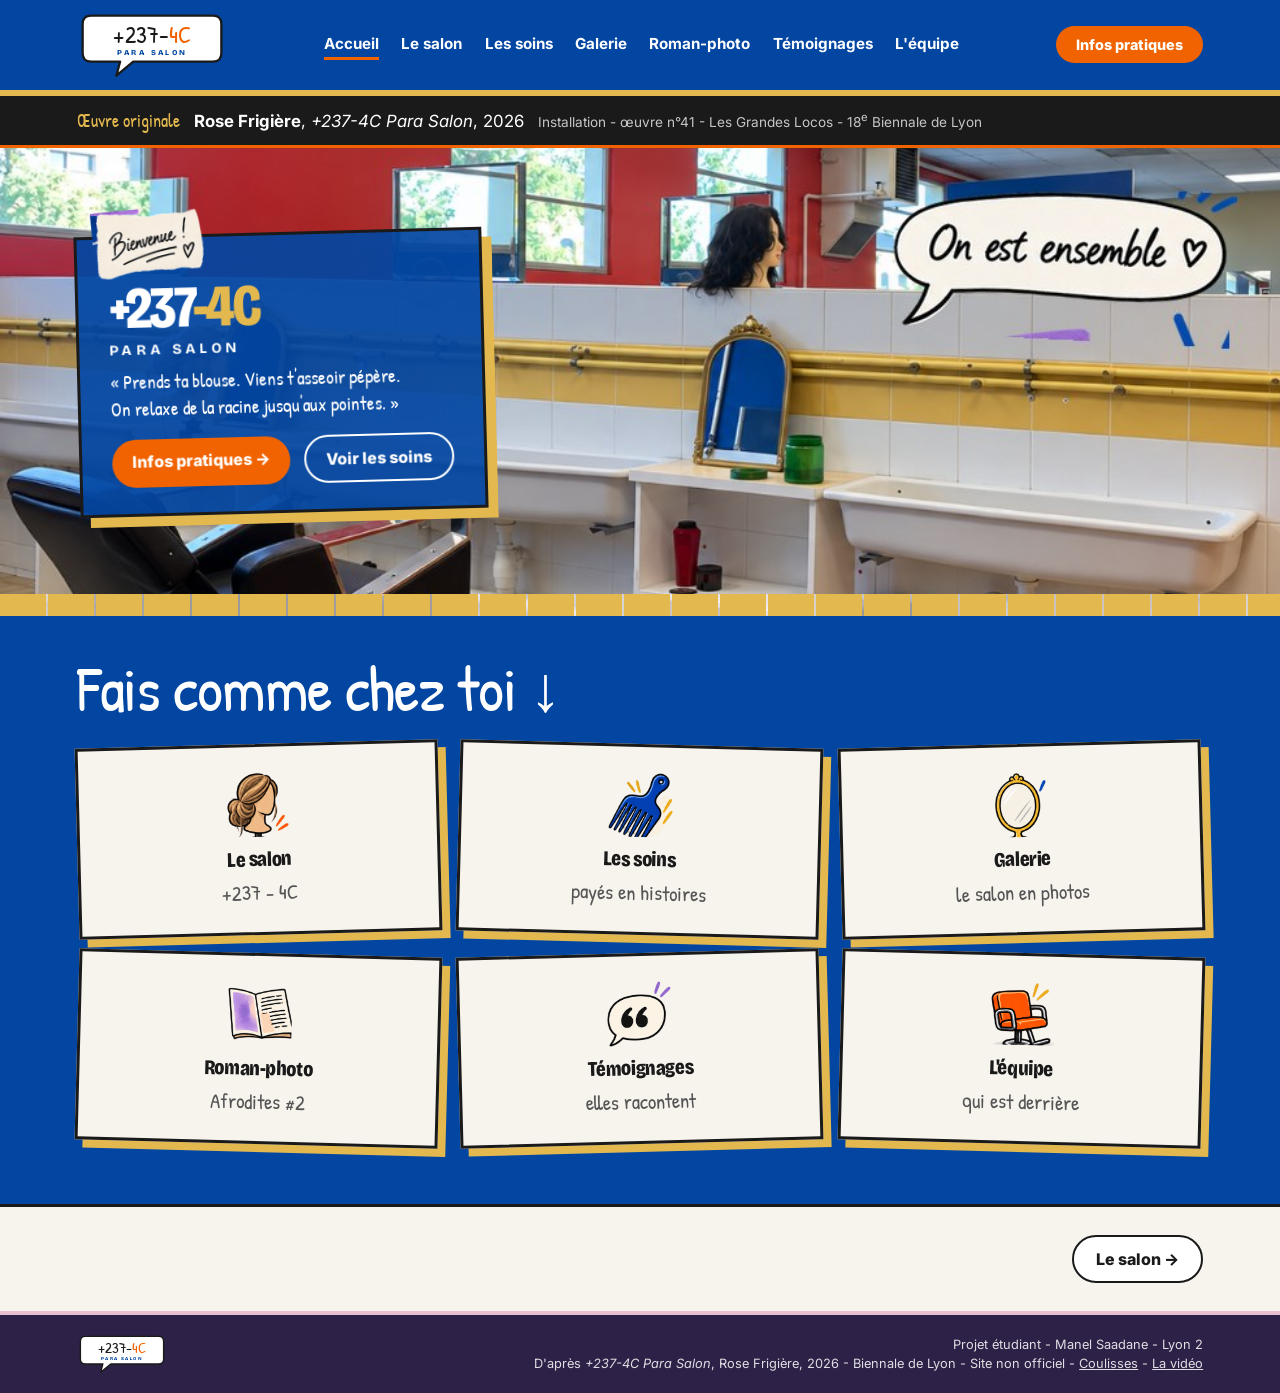
<file: index.html>
<!DOCTYPE html>
<html lang="fr">
<head>
  <meta charset="UTF-8">
  <meta name="viewport" content="width=device-width, initial-scale=1.0">
  <title>Accueil - +237-4C Para Salon</title>

  <!-- Les 3 polices Google Fonts -->
  <link rel="preconnect" href="https://fonts.googleapis.com">
  <link rel="preconnect" href="https://fonts.gstatic.com" crossorigin>
  <link href="https://fonts.googleapis.com/css2?family=Bricolage+Grotesque:opsz,wdth,wght@12..96,75..100,400..800&family=Inter:wght@400;500;600;700;800&family=Patrick+Hand&display=swap" rel="stylesheet">

  <!-- La même feuille de style pour toutes les pages -->
  <link rel="stylesheet" href="style.css">
</head>
<body>

<!-- ========== EN-TÊTE (identique sur toutes les pages) ========== -->
<header class="entete">
  <a href="index.html" class="logo">
    <!-- Logo écrit en SVG (et pas dans une <img>) pour utiliser les polices Google Fonts -->
    <svg viewBox="0 0 320 150" role="img" aria-label="Logo +237-4C Para Salon">
      <path d="M30 12 H290 Q308 12 308 30 V92 Q308 110 290 110 H120 L84 140 L92 110 H30 Q12 110 12 92 V30 Q12 12 30 12 Z"
            fill="#ffffff" stroke="#1A1A1A" stroke-width="5" stroke-linejoin="round"/>
      <text x="160" y="70" text-anchor="middle" font-family="'Patrick Hand', cursive" font-size="52" fill="#1A1A1A">+237-<tspan fill="#F16301">4C</tspan></text>
      <text x="160" y="96" text-anchor="middle" font-family="'Bricolage Grotesque', sans-serif" font-weight="800" font-size="16" letter-spacing="5" fill="#0246A2">PARA SALON</text>
    </svg>
  </a>
  <nav class="menu">
    <a href="index.html" class="actif" aria-current="page">Accueil</a>
    <a href="salon.html">Le salon</a>
    <a href="carte.html">Les soins</a>
    <a href="galerie.html">Galerie</a>
    <a href="attente.html">Roman-photo</a>
    <a href="avis.html">Témoignages</a>
    <a href="equipe.html">L'équipe</a>
  </nav>
  <a class="btn primary btn-rdv" href="rdv.html">Infos pratiques</a>
</header>
<p class="credit-haut"><span class="credit-label">Œuvre originale</span> <span class="credit-oeuvre"><strong>Rose Frigière</strong>, <em>+237-4C Para Salon</em>, 2026</span> <span class="credit-lieu">Installation - œuvre n°41 - Les Grandes Locos - 18<sup>e</sup> Biennale de Lyon</span></p>

<main>

  <!-- Le grand bandeau : la photo du salon, avec le texte posé dessus -->
  <section class="hero hero-double">
    <img class="hero-fond" src="images/accueil-salon.jpg" alt="Le salon : fauteuil, lavabos, carrelage jaune, mur rouge et miroirs dorés">
    <div class="hero-copy">
      <img class="sticker-bienvenue" src="images/stickers/bienvenue.png" alt="Bienvenue !">
      <h1>+237<span>-4C</span></h1>
      <div class="sub">PARA SALON</div>
      <p class="welcome">« Prends ta blouse. Viens t'asseoir pépère.<br>On relaxe de la racine jusqu'aux pointes. »</p>
      <div class="cta">
        <a class="btn primary" href="rdv.html">Infos pratiques →</a>
        <a class="btn secondary" href="carte.html">Voir les soins</a>
      </div>
    </div>
  </section>

  <!-- Les espaces du salon : des petits papiers punaisés -->
  <section class="espaces">
    <div class="container">
      <h2 class="titre-main">Fais comme chez toi ↓</h2>
      <div class="espaces-grid">
        <a class="espace" href="salon.html"><img src="images/icones/mannequin.png" alt=""><h3>Le salon</h3><span>+237 - 4C</span></a>
        <a class="espace" href="carte.html"><img src="images/icones/peigne-afro.png" alt=""><h3>Les soins</h3><span>payés en histoires</span></a>
        <a class="espace" href="galerie.html"><img src="images/icones/miroir.png" alt=""><h3>Galerie</h3><span>le salon en photos</span></a>
        <a class="espace" href="attente.html"><img src="images/icones/livre.png" alt=""><h3>Roman-photo</h3><span>Afrodites #2</span></a>
        <a class="espace" href="avis.html"><img src="images/icones/citation.png" alt=""><h3>Témoignages</h3><span>elles racontent</span></a>
        <a class="espace" href="equipe.html"><img src="images/icones/fauteuil.png" alt=""><h3>L'équipe</h3><span>qui est derrière</span></a>
      </div>
    </div>
  </section>

  <!-- Navigation entre les pages, comme un parcours dans le salon -->
  <nav class="page-nav">
    <span></span>
    <a class="suiv" href="salon.html">Le salon →</a>
  </nav>

</main>

<!-- ========== PIED DE PAGE (identique sur toutes les pages) ========== -->
<footer>
  <div class="footer">
    <a href="index.html" class="logo" aria-label="Retour à l'accueil">
      <svg viewBox="0 0 320 150" role="img" aria-label="Logo +237-4C">
        <path d="M30 12 H290 Q308 12 308 30 V92 Q308 110 290 110 H120 L84 140 L92 110 H30 Q12 110 12 92 V30 Q12 12 30 12 Z"
              fill="#ffffff" stroke="#1A1A1A" stroke-width="5" stroke-linejoin="round"/>
        <text x="160" y="70" text-anchor="middle" font-family="'Patrick Hand', cursive" font-size="52" fill="#1A1A1A">+237-<tspan fill="#F16301">4C</tspan></text>
        <text x="160" y="96" text-anchor="middle" font-family="'Bricolage Grotesque', sans-serif" font-weight="800" font-size="16" letter-spacing="5" fill="#0246A2">PARA SALON</text>
      </svg>
    </a>
    <p>Projet étudiant - Manel Saadane - Lyon 2<br>
       D'après <em>+237-4C Para Salon</em>, Rose Frigière, 2026 - Biennale de Lyon - Site non officiel -
       <a href="coulisses.html">Coulisses</a> - <a href="presentation.html">La vidéo</a></p>
  </div>
</footer>

<script src="animations.js"></script>
</body>
</html>
</file>
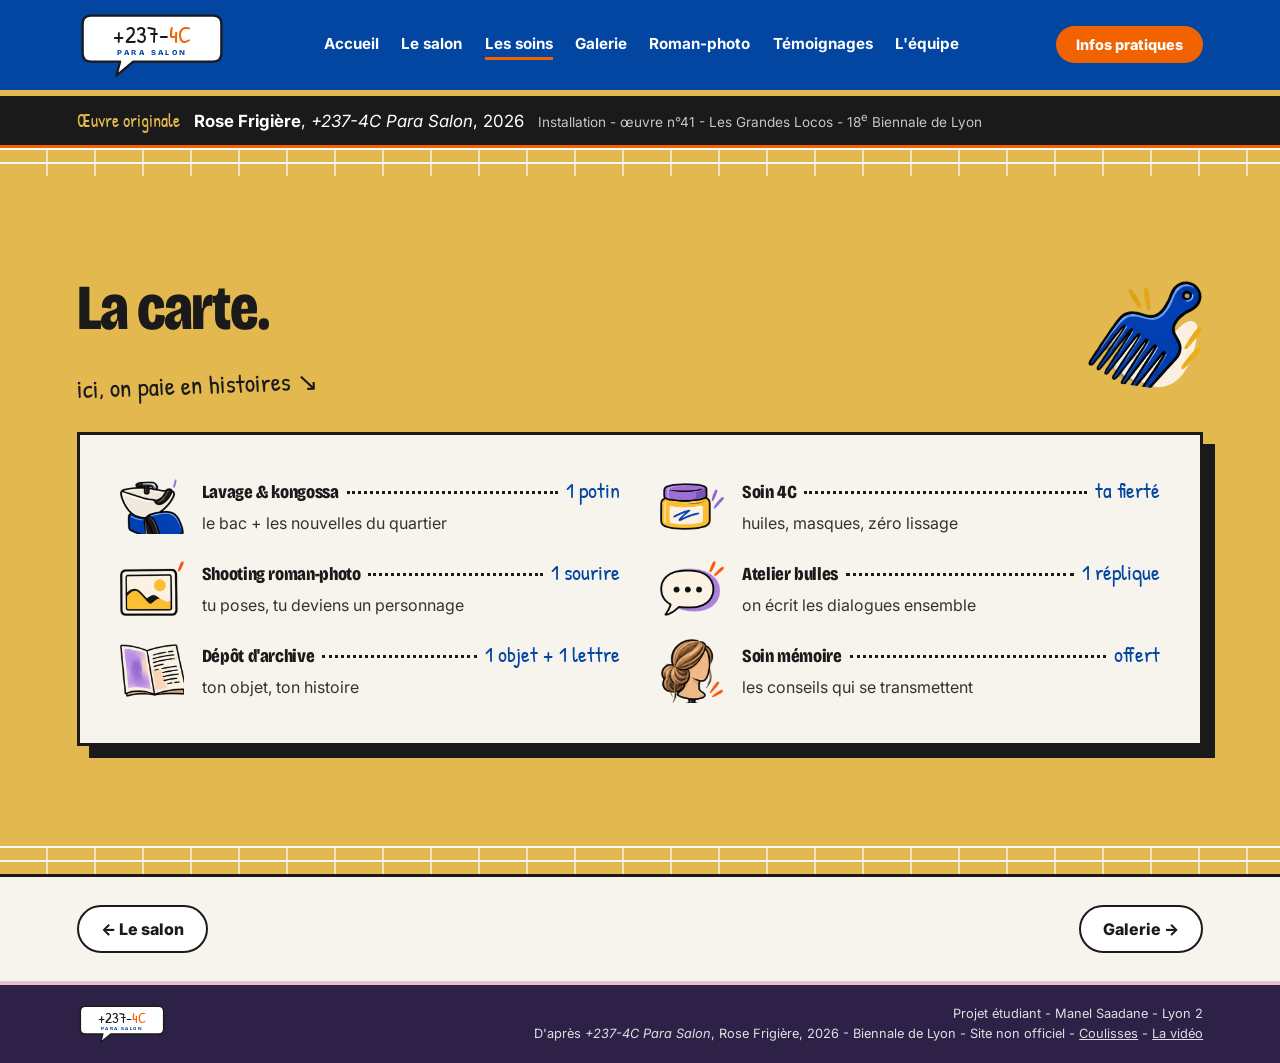
<file: carte.html>
<!DOCTYPE html>
<html lang="fr">
<head>
  <meta charset="UTF-8">
  <meta name="viewport" content="width=device-width, initial-scale=1.0">
  <title>Les soins - +237-4C Para Salon</title>

  <!-- Les 3 polices Google Fonts -->
  <link rel="preconnect" href="https://fonts.googleapis.com">
  <link rel="preconnect" href="https://fonts.gstatic.com" crossorigin>
  <link href="https://fonts.googleapis.com/css2?family=Bricolage+Grotesque:opsz,wdth,wght@12..96,75..100,400..800&family=Inter:wght@400;500;600;700;800&family=Patrick+Hand&display=swap" rel="stylesheet">

  <!-- La même feuille de style pour toutes les pages -->
  <link rel="stylesheet" href="style.css">
</head>
<body>

<!-- ========== EN-TÊTE (identique sur toutes les pages) ========== -->
<header class="entete">
  <a href="index.html" class="logo">
    <!-- Logo écrit en SVG (et pas dans une <img>) pour utiliser les polices Google Fonts -->
    <svg viewBox="0 0 320 150" role="img" aria-label="Logo +237-4C Para Salon">
      <path d="M30 12 H290 Q308 12 308 30 V92 Q308 110 290 110 H120 L84 140 L92 110 H30 Q12 110 12 92 V30 Q12 12 30 12 Z"
            fill="#ffffff" stroke="#1A1A1A" stroke-width="5" stroke-linejoin="round"/>
      <text x="160" y="70" text-anchor="middle" font-family="'Patrick Hand', cursive" font-size="52" fill="#1A1A1A">+237-<tspan fill="#F16301">4C</tspan></text>
      <text x="160" y="96" text-anchor="middle" font-family="'Bricolage Grotesque', sans-serif" font-weight="800" font-size="16" letter-spacing="5" fill="#0246A2">PARA SALON</text>
    </svg>
  </a>
  <nav class="menu">
    <a href="index.html">Accueil</a>
    <a href="salon.html">Le salon</a>
    <a href="carte.html" class="actif" aria-current="page">Les soins</a>
    <a href="galerie.html">Galerie</a>
    <a href="attente.html">Roman-photo</a>
    <a href="avis.html">Témoignages</a>
    <a href="equipe.html">L'équipe</a>
  </nav>
  <a class="btn primary btn-rdv" href="rdv.html">Infos pratiques</a>
</header>
<p class="credit-haut"><span class="credit-label">Œuvre originale</span> <span class="credit-oeuvre"><strong>Rose Frigière</strong>, <em>+237-4C Para Salon</em>, 2026</span> <span class="credit-lieu">Installation - œuvre n°41 - Les Grandes Locos - 18<sup>e</sup> Biennale de Lyon</span></p>

<main>

  <div class="frise"></div>
  <section class="dimensions">
    <div class="container">
      <img class="icone-titre" src="images/icones/peigne-afro.png" alt="">
      <h2>La carte.</h2>
      <p class="annot">ici, on paie en histoires ↘</p>
      <div class="carte-soins">
        <article class="soin">
          <img src="images/icones/bac.png" alt="">
          <div>
            <div class="soin-ligne"><h3>Lavage &amp; kongossa</h3><span class="points"></span><span class="prix">1 potin</span></div>
            <p>le bac + les nouvelles du quartier</p>
          </div>
        </article>
        <article class="soin">
          <img src="images/icones/pot.png" alt="">
          <div>
            <div class="soin-ligne"><h3>Soin 4C</h3><span class="points"></span><span class="prix">ta fierté</span></div>
            <p>huiles, masques, zéro lissage</p>
          </div>
        </article>
        <article class="soin">
          <img src="images/icones/image.png" alt="">
          <div>
            <div class="soin-ligne"><h3>Shooting roman-photo</h3><span class="points"></span><span class="prix">1 sourire</span></div>
            <p>tu poses, tu deviens un personnage</p>
          </div>
        </article>
        <article class="soin">
          <img src="images/icones/bulle.png" alt="">
          <div>
            <div class="soin-ligne"><h3>Atelier bulles</h3><span class="points"></span><span class="prix">1 réplique</span></div>
            <p>on écrit les dialogues ensemble</p>
          </div>
        </article>
        <article class="soin">
          <img src="images/icones/livre.png" alt="">
          <div>
            <div class="soin-ligne"><h3>Dépôt d'archive</h3><span class="points"></span><span class="prix">1 objet + 1 lettre</span></div>
            <p>ton objet, ton histoire</p>
          </div>
        </article>
        <article class="soin">
          <img src="images/icones/mannequin.png" alt="">
          <div>
            <div class="soin-ligne"><h3>Soin mémoire</h3><span class="points"></span><span class="prix">offert</span></div>
            <p>les conseils qui se transmettent</p>
          </div>
        </article>
      </div>
    </div>
  </section>
  <div class="frise"></div>

  <!-- Navigation entre les pages, comme un parcours dans le salon -->
  <nav class="page-nav">
    <a class="prec" href="salon.html">← Le salon</a>
    <a class="suiv" href="galerie.html">Galerie →</a>
  </nav>

</main>

<!-- ========== PIED DE PAGE (identique sur toutes les pages) ========== -->
<footer>
  <div class="footer">
    <a href="index.html" class="logo" aria-label="Retour à l'accueil">
      <svg viewBox="0 0 320 150" role="img" aria-label="Logo +237-4C">
        <path d="M30 12 H290 Q308 12 308 30 V92 Q308 110 290 110 H120 L84 140 L92 110 H30 Q12 110 12 92 V30 Q12 12 30 12 Z"
              fill="#ffffff" stroke="#1A1A1A" stroke-width="5" stroke-linejoin="round"/>
        <text x="160" y="70" text-anchor="middle" font-family="'Patrick Hand', cursive" font-size="52" fill="#1A1A1A">+237-<tspan fill="#F16301">4C</tspan></text>
        <text x="160" y="96" text-anchor="middle" font-family="'Bricolage Grotesque', sans-serif" font-weight="800" font-size="16" letter-spacing="5" fill="#0246A2">PARA SALON</text>
      </svg>
    </a>
    <p>Projet étudiant - Manel Saadane - Lyon 2<br>
       D'après <em>+237-4C Para Salon</em>, Rose Frigière, 2026 - Biennale de Lyon - Site non officiel -
       <a href="coulisses.html">Coulisses</a> - <a href="presentation.html">La vidéo</a></p>
  </div>
</footer>

<script src="animations.js"></script>
</body>
</html>
</file>
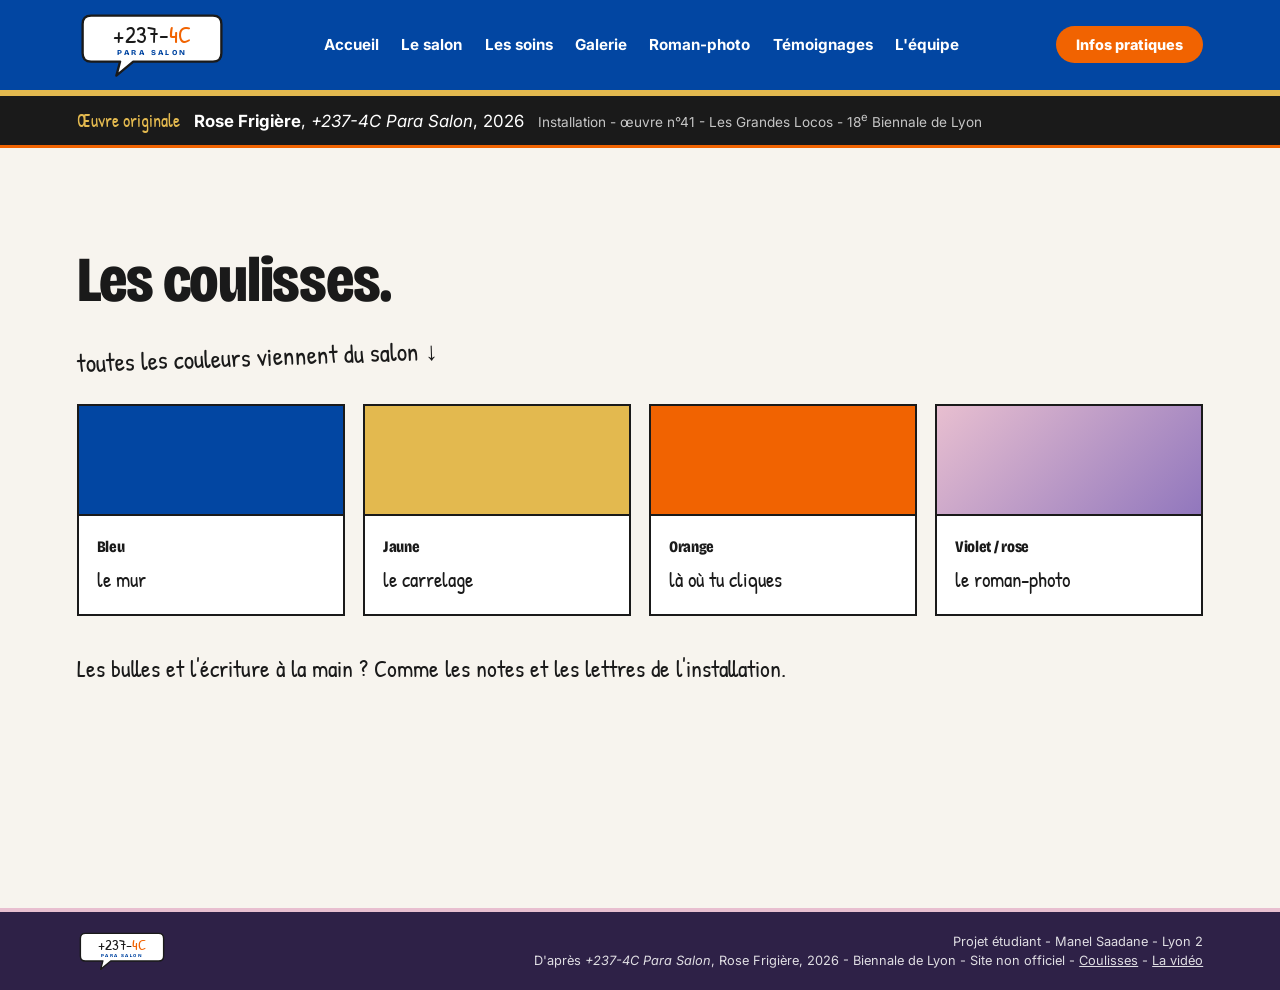
<file: coulisses.html>
<!DOCTYPE html>
<html lang="fr">
<head>
  <meta charset="UTF-8">
  <meta name="viewport" content="width=device-width, initial-scale=1.0">
  <title>Les coulisses du site - +237-4C Para Salon</title>

  <!-- Les 3 polices Google Fonts -->
  <link rel="preconnect" href="https://fonts.googleapis.com">
  <link rel="preconnect" href="https://fonts.gstatic.com" crossorigin>
  <link href="https://fonts.googleapis.com/css2?family=Bricolage+Grotesque:opsz,wdth,wght@12..96,75..100,400..800&family=Inter:wght@400;500;600;700;800&family=Patrick+Hand&display=swap" rel="stylesheet">

  <!-- La même feuille de style pour toutes les pages -->
  <link rel="stylesheet" href="style.css">
</head>
<body>

<!-- ========== EN-TÊTE (identique sur toutes les pages) ========== -->
<header class="entete">
  <a href="index.html" class="logo">
    <!-- Logo écrit en SVG (et pas dans une <img>) pour utiliser les polices Google Fonts -->
    <svg viewBox="0 0 320 150" role="img" aria-label="Logo +237-4C Para Salon">
      <path d="M30 12 H290 Q308 12 308 30 V92 Q308 110 290 110 H120 L84 140 L92 110 H30 Q12 110 12 92 V30 Q12 12 30 12 Z"
            fill="#ffffff" stroke="#1A1A1A" stroke-width="5" stroke-linejoin="round"/>
      <text x="160" y="70" text-anchor="middle" font-family="'Patrick Hand', cursive" font-size="52" fill="#1A1A1A">+237-<tspan fill="#F16301">4C</tspan></text>
      <text x="160" y="96" text-anchor="middle" font-family="'Bricolage Grotesque', sans-serif" font-weight="800" font-size="16" letter-spacing="5" fill="#0246A2">PARA SALON</text>
    </svg>
  </a>
  <nav class="menu">
    <a href="index.html">Accueil</a>
    <a href="salon.html">Le salon</a>
    <a href="carte.html">Les soins</a>
    <a href="galerie.html">Galerie</a>
    <a href="attente.html">Roman-photo</a>
    <a href="avis.html">Témoignages</a>
    <a href="equipe.html">L'équipe</a>
  </nav>
  <a class="btn primary btn-rdv" href="rdv.html">Infos pratiques</a>
</header>
<p class="credit-haut"><span class="credit-label">Œuvre originale</span> <span class="credit-oeuvre"><strong>Rose Frigière</strong>, <em>+237-4C Para Salon</em>, 2026</span> <span class="credit-lieu">Installation - œuvre n°41 - Les Grandes Locos - 18<sup>e</sup> Biennale de Lyon</span></p>

<main>

  <section class="design">
    <div class="container">
      <h2>Les coulisses.</h2>
      <p class="annot">toutes les couleurs viennent du salon ↓</p>
      <div class="design-grid">
        <div class="swatch"><div class="couleur" style="background:#0246A2"></div><div><strong>Bleu</strong>le mur</div></div>
        <div class="swatch"><div class="couleur" style="background:#E3B94F"></div><div><strong>Jaune</strong>le carrelage</div></div>
        <div class="swatch"><div class="couleur" style="background:#F16301"></div><div><strong>Orange</strong>là où tu cliques</div></div>
        <div class="swatch"><div class="couleur" style="background:linear-gradient(135deg,#E8BFD0,#9177BD)"></div><div><strong>Violet / rose</strong>le roman-photo</div></div>
      </div>
      <p class="design-note">Les bulles et l'écriture à la main ? Comme les notes et les lettres de l'installation.</p>
    </div>
  </section>


</main>

<!-- ========== PIED DE PAGE (identique sur toutes les pages) ========== -->
<footer>
  <div class="footer">
    <a href="index.html" class="logo" aria-label="Retour à l'accueil">
      <svg viewBox="0 0 320 150" role="img" aria-label="Logo +237-4C">
        <path d="M30 12 H290 Q308 12 308 30 V92 Q308 110 290 110 H120 L84 140 L92 110 H30 Q12 110 12 92 V30 Q12 12 30 12 Z"
              fill="#ffffff" stroke="#1A1A1A" stroke-width="5" stroke-linejoin="round"/>
        <text x="160" y="70" text-anchor="middle" font-family="'Patrick Hand', cursive" font-size="52" fill="#1A1A1A">+237-<tspan fill="#F16301">4C</tspan></text>
        <text x="160" y="96" text-anchor="middle" font-family="'Bricolage Grotesque', sans-serif" font-weight="800" font-size="16" letter-spacing="5" fill="#0246A2">PARA SALON</text>
      </svg>
    </a>
    <p>Projet étudiant - Manel Saadane - Lyon 2<br>
       D'après <em>+237-4C Para Salon</em>, Rose Frigière, 2026 - Biennale de Lyon - Site non officiel -
       <a href="coulisses.html">Coulisses</a> - <a href="presentation.html">La vidéo</a></p>
  </div>
</footer>

<script src="animations.js"></script>
</body>
</html>
</file>
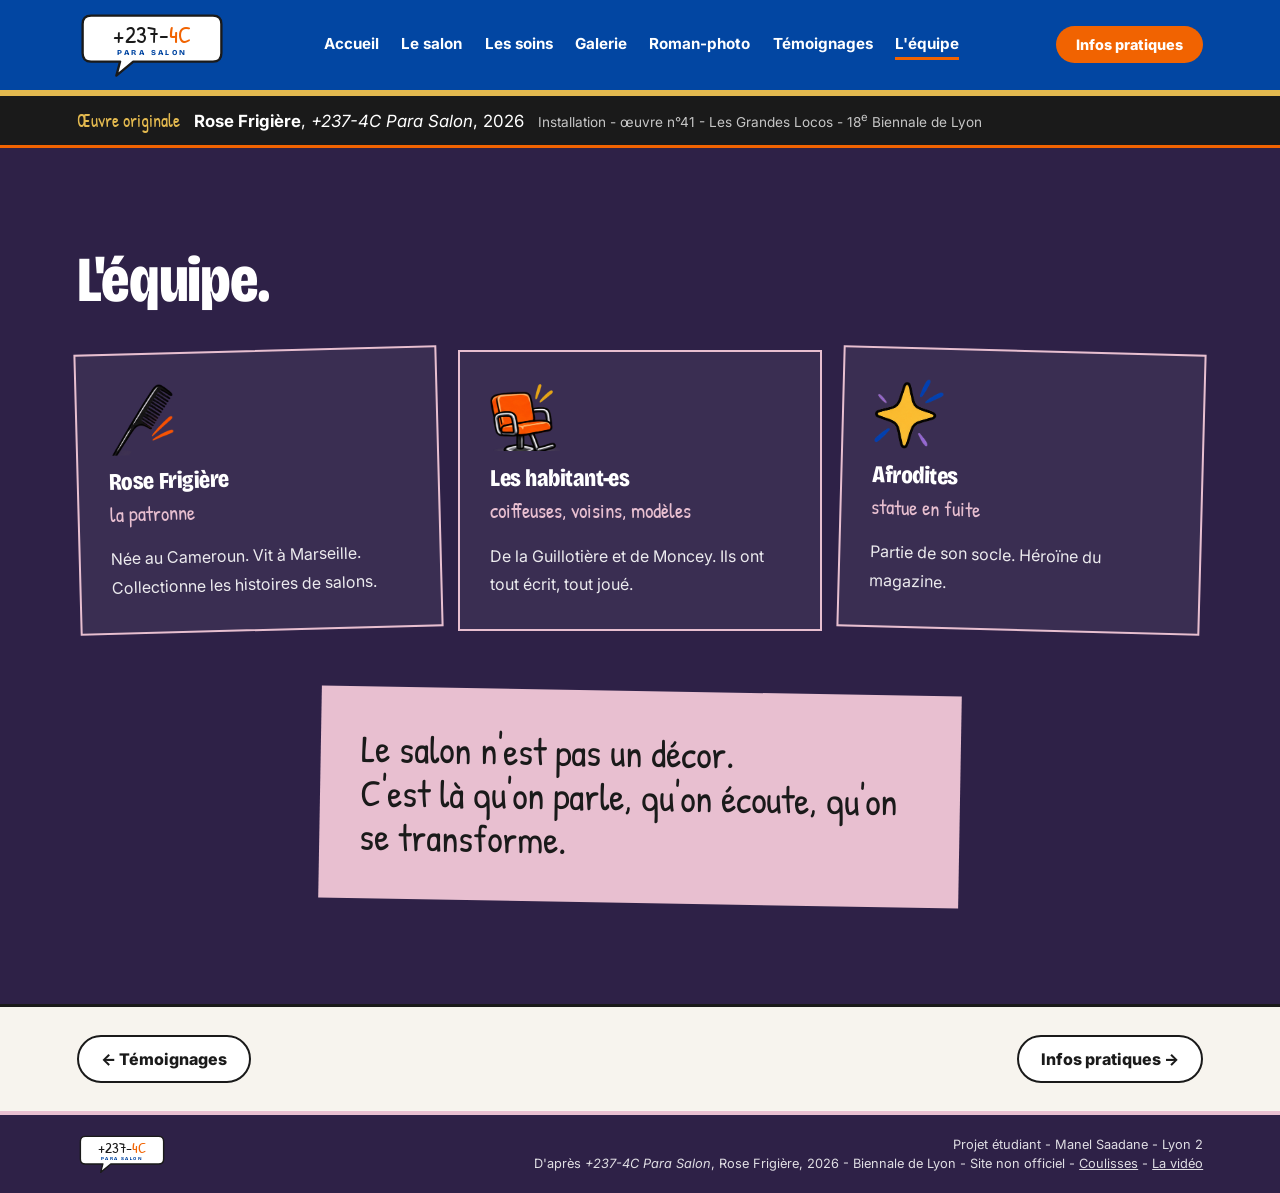
<file: equipe.html>
<!DOCTYPE html>
<html lang="fr">
<head>
  <meta charset="UTF-8">
  <meta name="viewport" content="width=device-width, initial-scale=1.0">
  <title>L'équipe - +237-4C Para Salon</title>

  <!-- Les 3 polices Google Fonts -->
  <link rel="preconnect" href="https://fonts.googleapis.com">
  <link rel="preconnect" href="https://fonts.gstatic.com" crossorigin>
  <link href="https://fonts.googleapis.com/css2?family=Bricolage+Grotesque:opsz,wdth,wght@12..96,75..100,400..800&family=Inter:wght@400;500;600;700;800&family=Patrick+Hand&display=swap" rel="stylesheet">

  <!-- La même feuille de style pour toutes les pages -->
  <link rel="stylesheet" href="style.css">
</head>
<body>

<!-- ========== EN-TÊTE (identique sur toutes les pages) ========== -->
<header class="entete">
  <a href="index.html" class="logo">
    <!-- Logo écrit en SVG (et pas dans une <img>) pour utiliser les polices Google Fonts -->
    <svg viewBox="0 0 320 150" role="img" aria-label="Logo +237-4C Para Salon">
      <path d="M30 12 H290 Q308 12 308 30 V92 Q308 110 290 110 H120 L84 140 L92 110 H30 Q12 110 12 92 V30 Q12 12 30 12 Z"
            fill="#ffffff" stroke="#1A1A1A" stroke-width="5" stroke-linejoin="round"/>
      <text x="160" y="70" text-anchor="middle" font-family="'Patrick Hand', cursive" font-size="52" fill="#1A1A1A">+237-<tspan fill="#F16301">4C</tspan></text>
      <text x="160" y="96" text-anchor="middle" font-family="'Bricolage Grotesque', sans-serif" font-weight="800" font-size="16" letter-spacing="5" fill="#0246A2">PARA SALON</text>
    </svg>
  </a>
  <nav class="menu">
    <a href="index.html">Accueil</a>
    <a href="salon.html">Le salon</a>
    <a href="carte.html">Les soins</a>
    <a href="galerie.html">Galerie</a>
    <a href="attente.html">Roman-photo</a>
    <a href="avis.html">Témoignages</a>
    <a href="equipe.html" class="actif" aria-current="page">L'équipe</a>
  </nav>
  <a class="btn primary btn-rdv" href="rdv.html">Infos pratiques</a>
</header>
<p class="credit-haut"><span class="credit-label">Œuvre originale</span> <span class="credit-oeuvre"><strong>Rose Frigière</strong>, <em>+237-4C Para Salon</em>, 2026</span> <span class="credit-lieu">Installation - œuvre n°41 - Les Grandes Locos - 18<sup>e</sup> Biennale de Lyon</span></p>

<main>

  <section class="info">
    <div class="container">
      <h2>L'équipe.</h2>
      <div class="equipe-grid">
        <article class="membre">
          <img src="images/icones/peigne-queue.png" alt="">
          <h3>Rose Frigière</h3>
          <p class="role">la patronne</p>
          <p>Née au Cameroun. Vit à Marseille. Collectionne les histoires de salons.</p>
        </article>
        <article class="membre">
          <img src="images/icones/fauteuil.png" alt="">
          <h3>Les habitant-es</h3>
          <p class="role">coiffeuses, voisins, modèles</p>
          <p>De la Guillotière et de Moncey. Ils ont tout écrit, tout joué.</p>
        </article>
        <article class="membre">
          <img src="images/icones/etoile.png" alt="">
          <h3>Afrodites</h3>
          <p class="role">statue en fuite</p>
          <p>Partie de son socle. Héroïne du magazine.</p>
        </article>
      </div>
      <div class="info-card">
        Le salon n'est pas un décor.<br>C'est là qu'on parle, qu'on écoute, qu'on se transforme.
      </div>
    </div>
  </section>

  <!-- Navigation entre les pages, comme un parcours dans le salon -->
  <nav class="page-nav">
    <a class="prec" href="avis.html">← Témoignages</a>
    <a class="suiv" href="rdv.html">Infos pratiques →</a>
  </nav>

</main>

<!-- ========== PIED DE PAGE (identique sur toutes les pages) ========== -->
<footer>
  <div class="footer">
    <a href="index.html" class="logo" aria-label="Retour à l'accueil">
      <svg viewBox="0 0 320 150" role="img" aria-label="Logo +237-4C">
        <path d="M30 12 H290 Q308 12 308 30 V92 Q308 110 290 110 H120 L84 140 L92 110 H30 Q12 110 12 92 V30 Q12 12 30 12 Z"
              fill="#ffffff" stroke="#1A1A1A" stroke-width="5" stroke-linejoin="round"/>
        <text x="160" y="70" text-anchor="middle" font-family="'Patrick Hand', cursive" font-size="52" fill="#1A1A1A">+237-<tspan fill="#F16301">4C</tspan></text>
        <text x="160" y="96" text-anchor="middle" font-family="'Bricolage Grotesque', sans-serif" font-weight="800" font-size="16" letter-spacing="5" fill="#0246A2">PARA SALON</text>
      </svg>
    </a>
    <p>Projet étudiant - Manel Saadane - Lyon 2<br>
       D'après <em>+237-4C Para Salon</em>, Rose Frigière, 2026 - Biennale de Lyon - Site non officiel -
       <a href="coulisses.html">Coulisses</a> - <a href="presentation.html">La vidéo</a></p>
  </div>
</footer>

<script src="animations.js"></script>
</body>
</html>
</file>
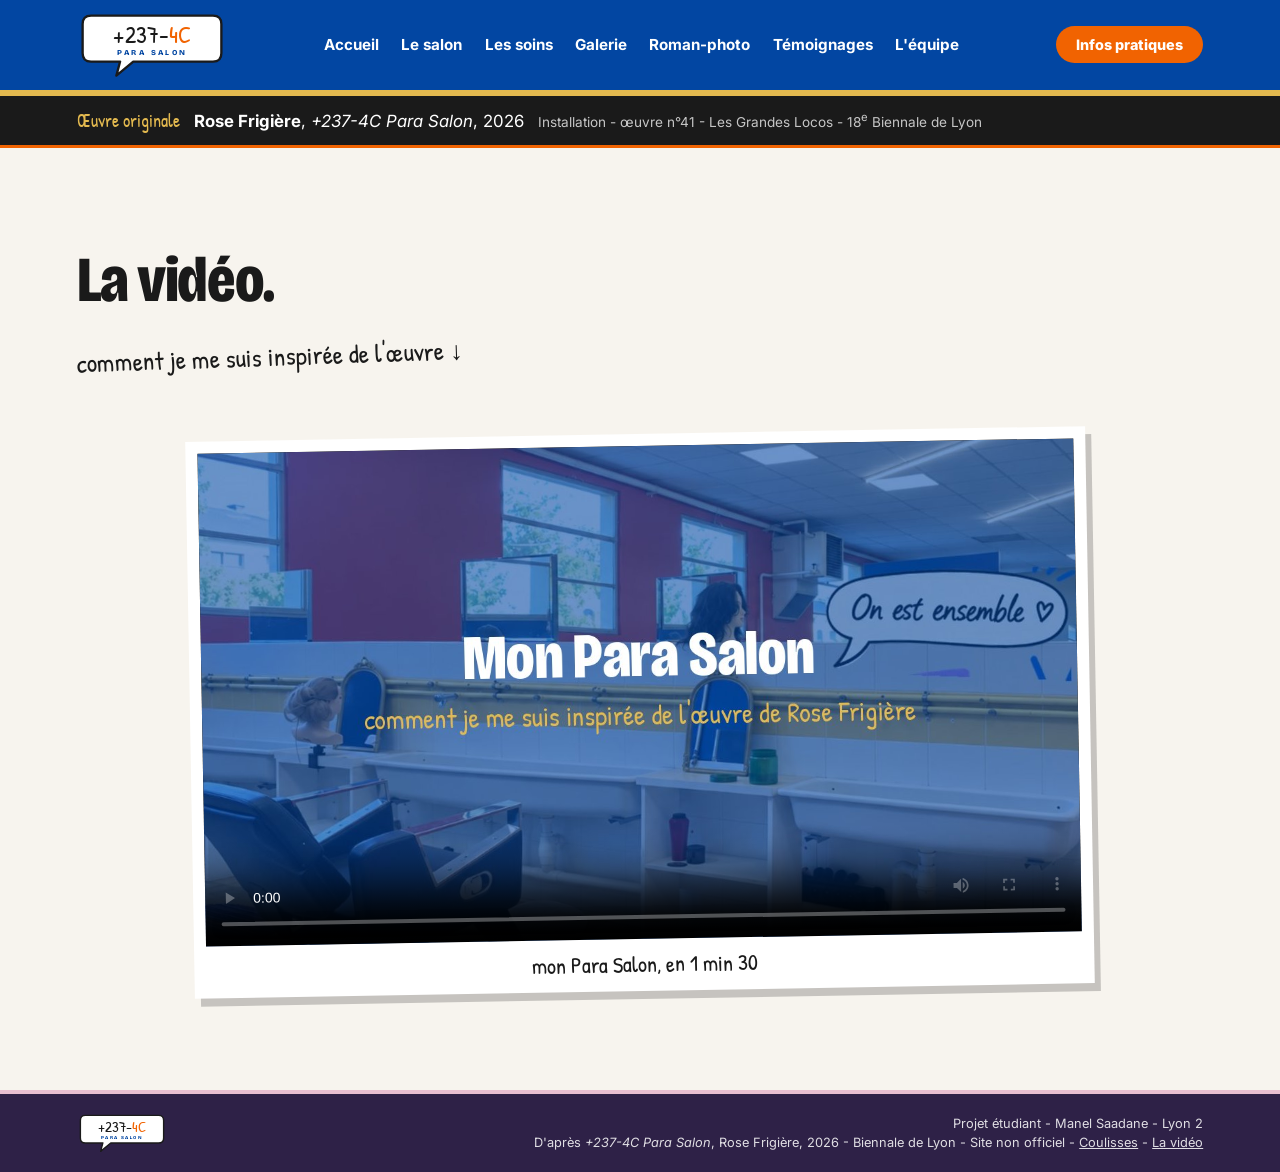
<file: presentation.html>
<!DOCTYPE html>
<html lang="fr">
<head>
  <meta charset="UTF-8">
  <meta name="viewport" content="width=device-width, initial-scale=1.0">
  <title>La vidéo - +237-4C Para Salon</title>

  <!-- Les 3 polices Google Fonts -->
  <link rel="preconnect" href="https://fonts.googleapis.com">
  <link rel="preconnect" href="https://fonts.gstatic.com" crossorigin>
  <link href="https://fonts.googleapis.com/css2?family=Bricolage+Grotesque:opsz,wdth,wght@12..96,75..100,400..800&family=Inter:wght@400;500;600;700;800&family=Patrick+Hand&display=swap" rel="stylesheet">

  <!-- La même feuille de style pour toutes les pages -->
  <link rel="stylesheet" href="style.css">
</head>
<body>

<!-- ========== EN-TÊTE (identique sur toutes les pages) ========== -->
<header class="entete">
  <a href="index.html" class="logo">
    <!-- Logo écrit en SVG (et pas dans une <img>) pour utiliser les polices Google Fonts -->
    <svg viewBox="0 0 320 150" role="img" aria-label="Logo +237-4C Para Salon">
      <path d="M30 12 H290 Q308 12 308 30 V92 Q308 110 290 110 H120 L84 140 L92 110 H30 Q12 110 12 92 V30 Q12 12 30 12 Z"
            fill="#ffffff" stroke="#1A1A1A" stroke-width="5" stroke-linejoin="round"/>
      <text x="160" y="70" text-anchor="middle" font-family="'Patrick Hand', cursive" font-size="52" fill="#1A1A1A">+237-<tspan fill="#F16301">4C</tspan></text>
      <text x="160" y="96" text-anchor="middle" font-family="'Bricolage Grotesque', sans-serif" font-weight="800" font-size="16" letter-spacing="5" fill="#0246A2">PARA SALON</text>
    </svg>
  </a>
  <nav class="menu">
    <a href="index.html">Accueil</a>
    <a href="salon.html">Le salon</a>
    <a href="carte.html">Les soins</a>
    <a href="galerie.html">Galerie</a>
    <a href="attente.html">Roman-photo</a>
    <a href="avis.html">Témoignages</a>
    <a href="equipe.html">L'équipe</a>
  </nav>
  <a class="btn primary btn-rdv" href="rdv.html">Infos pratiques</a>
</header>
<p class="credit-haut"><span class="credit-label">Œuvre originale</span> <span class="credit-oeuvre"><strong>Rose Frigière</strong>, <em>+237-4C Para Salon</em>, 2026</span> <span class="credit-lieu">Installation - œuvre n°41 - Les Grandes Locos - 18<sup>e</sup> Biennale de Lyon</span></p>

<main>

  <section class="design">
    <div class="container">
      <h2>La vidéo.</h2>
      <p class="annot">comment je me suis inspirée de l'œuvre ↓</p>
      <figure class="polaroid presentation-video">
        <video src="images/presentation.mp4" poster="images/presentation-apercu.jpg" controls playsinline preload="metadata"></video>
        <figcaption>mon Para Salon, en 1 min 30</figcaption>
      </figure>
    </div>
  </section>

</main>

<!-- ========== PIED DE PAGE (identique sur toutes les pages) ========== -->
<footer>
  <div class="footer">
    <a href="index.html" class="logo" aria-label="Retour à l'accueil">
      <svg viewBox="0 0 320 150" role="img" aria-label="Logo +237-4C">
        <path d="M30 12 H290 Q308 12 308 30 V92 Q308 110 290 110 H120 L84 140 L92 110 H30 Q12 110 12 92 V30 Q12 12 30 12 Z"
              fill="#ffffff" stroke="#1A1A1A" stroke-width="5" stroke-linejoin="round"/>
        <text x="160" y="70" text-anchor="middle" font-family="'Patrick Hand', cursive" font-size="52" fill="#1A1A1A">+237-<tspan fill="#F16301">4C</tspan></text>
        <text x="160" y="96" text-anchor="middle" font-family="'Bricolage Grotesque', sans-serif" font-weight="800" font-size="16" letter-spacing="5" fill="#0246A2">PARA SALON</text>
      </svg>
    </a>
    <p>Projet étudiant - Manel Saadane - Lyon 2<br>
       D'après <em>+237-4C Para Salon</em>, Rose Frigière, 2026 - Biennale de Lyon - Site non officiel -
       <a href="coulisses.html">Coulisses</a> - <a href="presentation.html">La vidéo</a></p>
  </div>
</footer>

<script src="animations.js"></script>
</body>
</html>
</file>
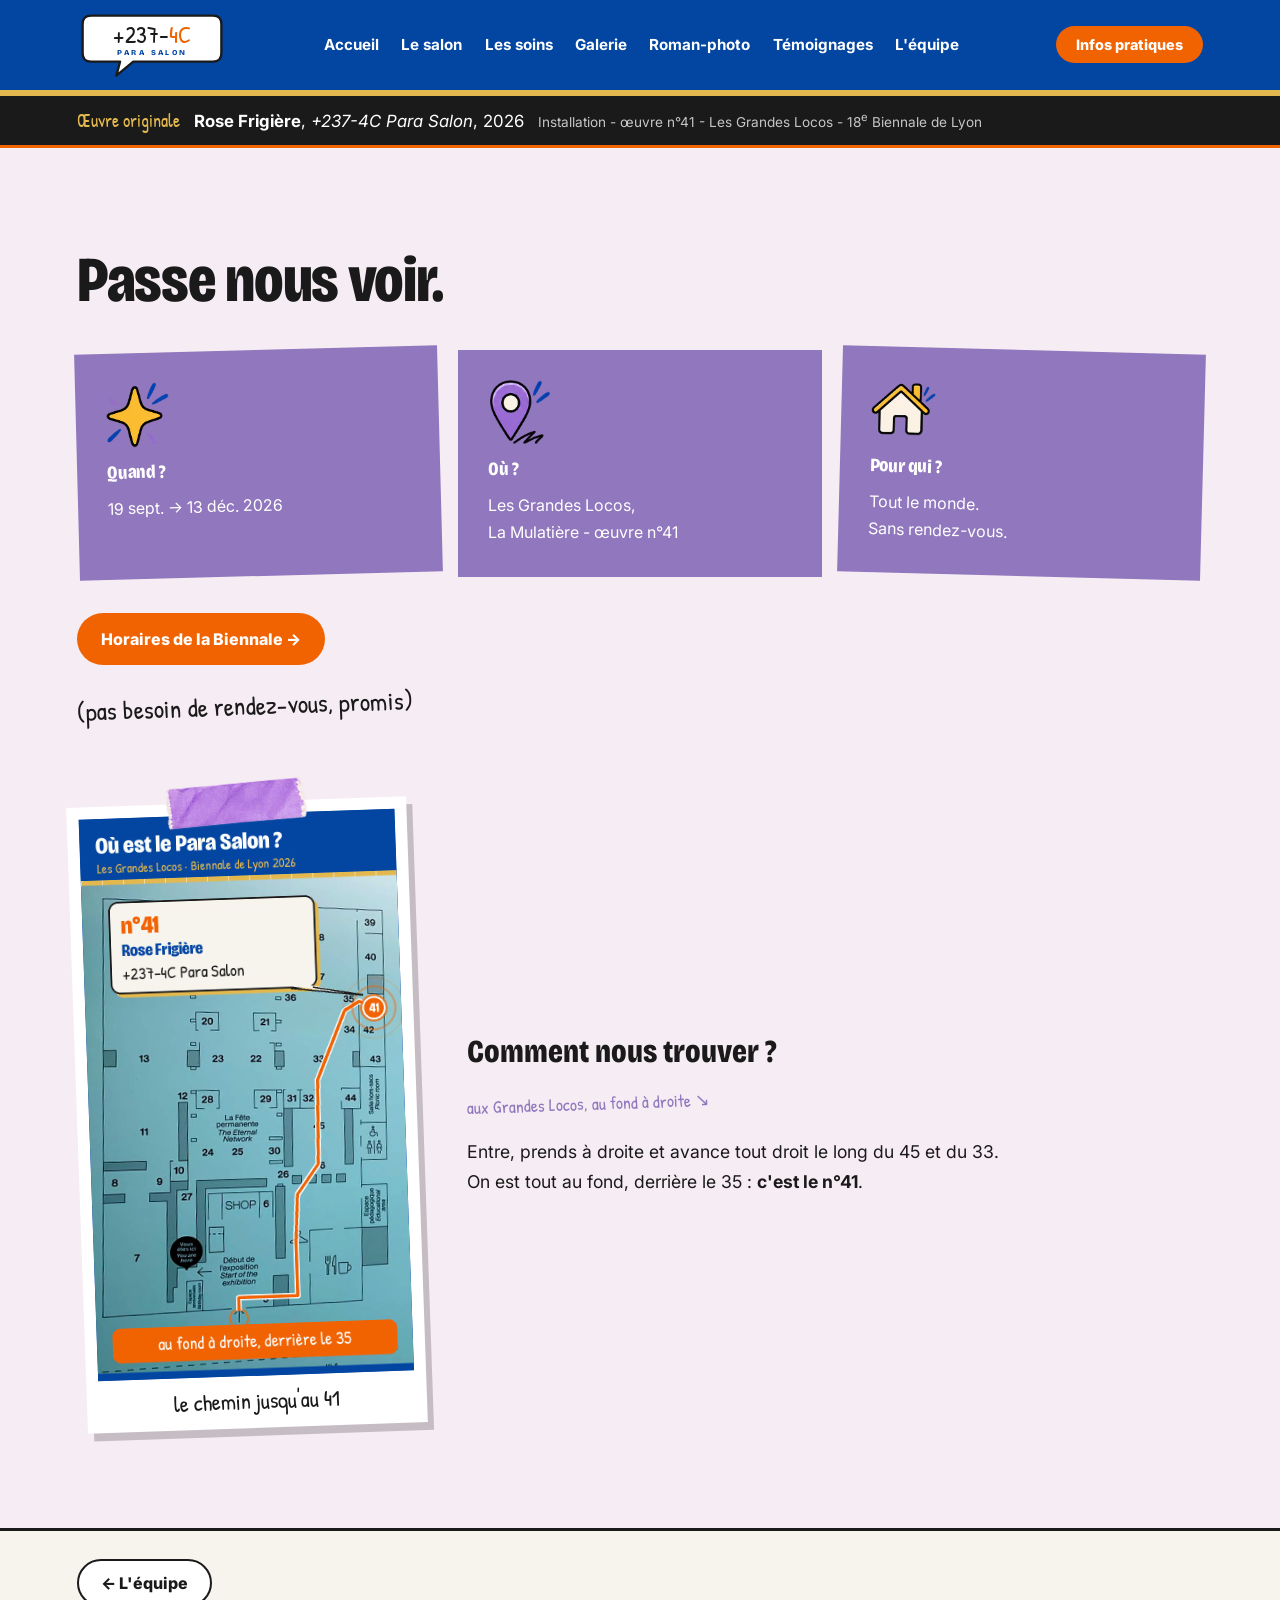
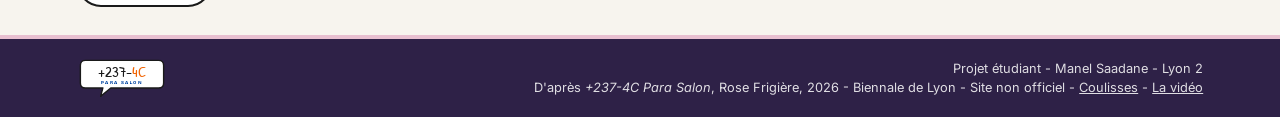
<file: rdv.html>
<!DOCTYPE html>
<html lang="fr">
<head>
  <meta charset="UTF-8">
  <meta name="viewport" content="width=device-width, initial-scale=1.0">
  <title>Infos pratiques - +237-4C Para Salon</title>

  <!-- Les 3 polices Google Fonts -->
  <link rel="preconnect" href="https://fonts.googleapis.com">
  <link rel="preconnect" href="https://fonts.gstatic.com" crossorigin>
  <link href="https://fonts.googleapis.com/css2?family=Bricolage+Grotesque:opsz,wdth,wght@12..96,75..100,400..800&family=Inter:wght@400;500;600;700;800&family=Patrick+Hand&display=swap" rel="stylesheet">

  <!-- La même feuille de style pour toutes les pages -->
  <link rel="stylesheet" href="style.css">
</head>
<body>

<!-- ========== EN-TÊTE (identique sur toutes les pages) ========== -->
<header class="entete">
  <a href="index.html" class="logo">
    <!-- Logo écrit en SVG (et pas dans une <img>) pour utiliser les polices Google Fonts -->
    <svg viewBox="0 0 320 150" role="img" aria-label="Logo +237-4C Para Salon">
      <path d="M30 12 H290 Q308 12 308 30 V92 Q308 110 290 110 H120 L84 140 L92 110 H30 Q12 110 12 92 V30 Q12 12 30 12 Z"
            fill="#ffffff" stroke="#1A1A1A" stroke-width="5" stroke-linejoin="round"/>
      <text x="160" y="70" text-anchor="middle" font-family="'Patrick Hand', cursive" font-size="52" fill="#1A1A1A">+237-<tspan fill="#F16301">4C</tspan></text>
      <text x="160" y="96" text-anchor="middle" font-family="'Bricolage Grotesque', sans-serif" font-weight="800" font-size="16" letter-spacing="5" fill="#0246A2">PARA SALON</text>
    </svg>
  </a>
  <nav class="menu">
    <a href="index.html">Accueil</a>
    <a href="salon.html">Le salon</a>
    <a href="carte.html">Les soins</a>
    <a href="galerie.html">Galerie</a>
    <a href="attente.html">Roman-photo</a>
    <a href="avis.html">Témoignages</a>
    <a href="equipe.html">L'équipe</a>
  </nav>
  <a class="btn primary btn-rdv" href="rdv.html">Infos pratiques</a>
</header>
<p class="credit-haut"><span class="credit-label">Œuvre originale</span> <span class="credit-oeuvre"><strong>Rose Frigière</strong>, <em>+237-4C Para Salon</em>, 2026</span> <span class="credit-lieu">Installation - œuvre n°41 - Les Grandes Locos - 18<sup>e</sup> Biennale de Lyon</span></p>

<main>

  <section class="infos-pratiques">
    <div class="container">
      <h2>Passe nous voir.</h2>
      <div class="practical">
        <div><img src="images/icones/etoile.png" alt=""><h3>Quand ?</h3><p>19 sept. → 13 déc. 2026</p></div>
        <div><img src="images/icones/lieu.png" alt=""><h3>Où ?</h3><p>Les Grandes Locos,<br>La Mulatière - œuvre n°41</p></div>
        <div><img src="images/icones/maison.png" alt=""><h3>Pour qui ?</h3><p>Tout le monde.<br>Sans rendez-vous.</p></div>
      </div>
      <div class="cta">
        <a class="btn primary" href="https://www.labiennaledelyon.com" target="_blank" rel="noopener">Horaires de la Biennale →</a>
      </div>
      <p class="annot">(pas besoin de rendez-vous, promis)</p>

      <!-- Le plan animé : de l'entrée jusqu'à l'œuvre n°41 -->
      <div class="plan-41">
        <figure class="polaroid plan-video">
          <img class="scotch" src="images/stickers/scotch-violet.png" alt="">
          <video src="images/plan-41.mp4" poster="images/plan-41-apercu.jpg" autoplay muted loop playsinline></video>
          <figcaption>le chemin jusqu'au 41</figcaption>
        </figure>
        <div class="plan-texte">
          <h3>Comment nous trouver ?</h3>
          <p class="annot">aux Grandes Locos, au fond à droite ↘</p>
          <p>Entre, prends à droite et avance tout droit le long du 45 et du 33.<br>
             On est tout au fond, derrière le 35 : <strong>c'est le n°41</strong>.</p>
        </div>
      </div>
    </div>
  </section>

  <!-- Navigation entre les pages, comme un parcours dans le salon -->
  <nav class="page-nav">
    <a class="prec" href="equipe.html">← L'équipe</a>
    <span></span>
  </nav>

</main>

<!-- ========== PIED DE PAGE (identique sur toutes les pages) ========== -->
<footer>
  <div class="footer">
    <a href="index.html" class="logo" aria-label="Retour à l'accueil">
      <svg viewBox="0 0 320 150" role="img" aria-label="Logo +237-4C">
        <path d="M30 12 H290 Q308 12 308 30 V92 Q308 110 290 110 H120 L84 140 L92 110 H30 Q12 110 12 92 V30 Q12 12 30 12 Z"
              fill="#ffffff" stroke="#1A1A1A" stroke-width="5" stroke-linejoin="round"/>
        <text x="160" y="70" text-anchor="middle" font-family="'Patrick Hand', cursive" font-size="52" fill="#1A1A1A">+237-<tspan fill="#F16301">4C</tspan></text>
        <text x="160" y="96" text-anchor="middle" font-family="'Bricolage Grotesque', sans-serif" font-weight="800" font-size="16" letter-spacing="5" fill="#0246A2">PARA SALON</text>
      </svg>
    </a>
    <p>Projet étudiant - Manel Saadane - Lyon 2<br>
       D'après <em>+237-4C Para Salon</em>, Rose Frigière, 2026 - Biennale de Lyon - Site non officiel -
       <a href="coulisses.html">Coulisses</a> - <a href="presentation.html">La vidéo</a></p>
  </div>
</footer>

<script src="animations.js"></script>
</body>
</html>
</file>
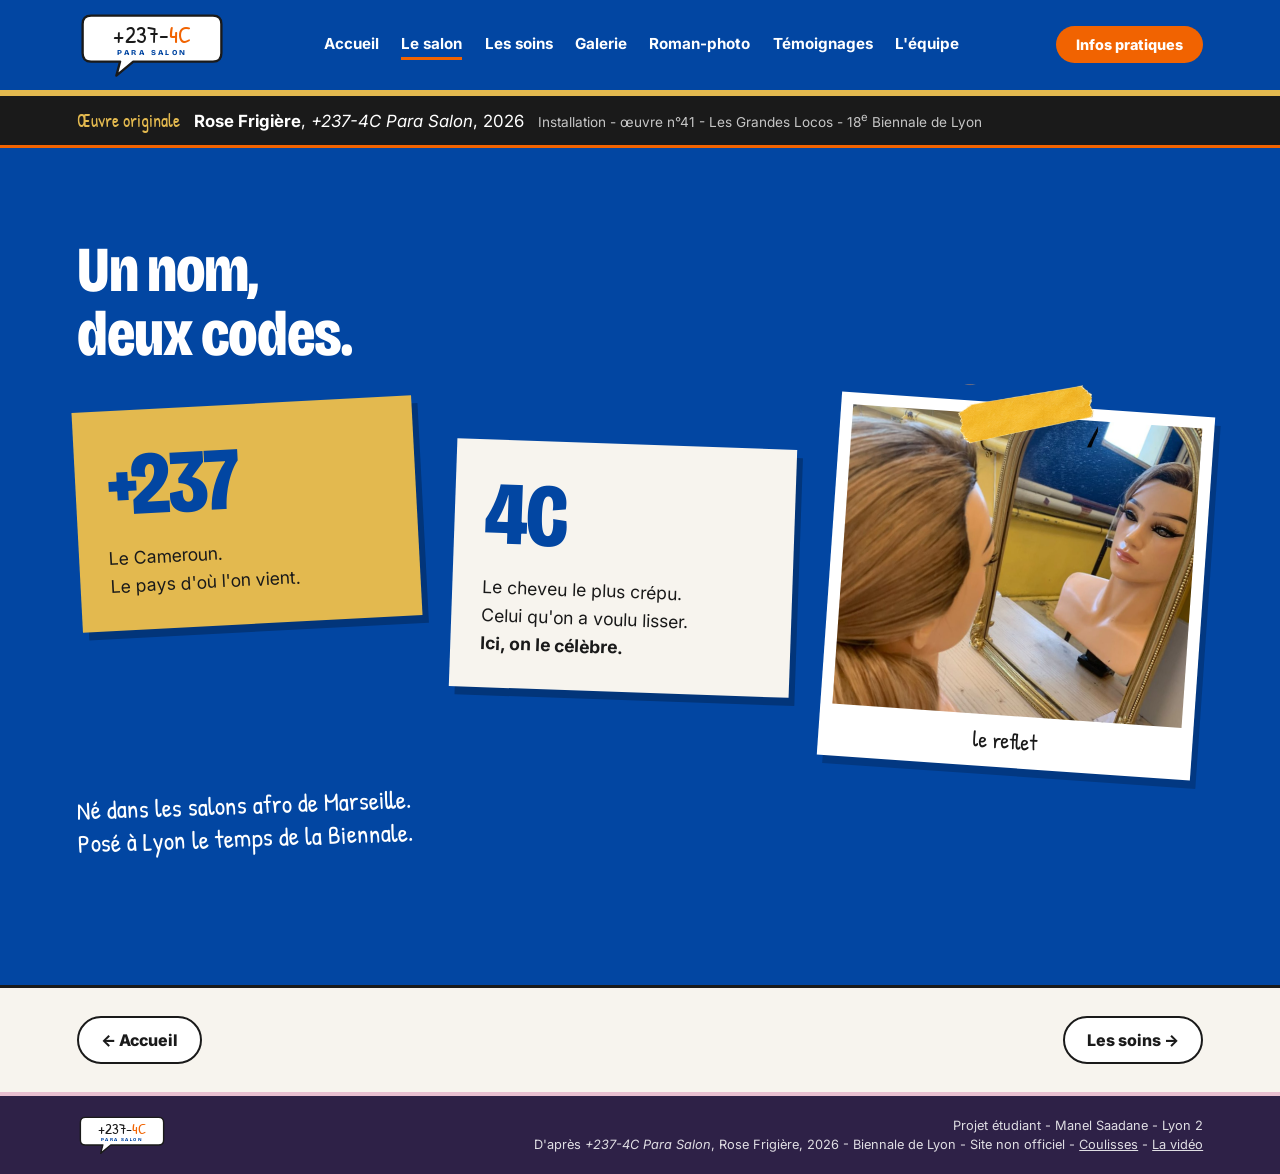
<file: salon.html>
<!DOCTYPE html>
<html lang="fr">
<head>
  <meta charset="UTF-8">
  <meta name="viewport" content="width=device-width, initial-scale=1.0">
  <title>Le salon - +237-4C Para Salon</title>

  <!-- Les 3 polices Google Fonts -->
  <link rel="preconnect" href="https://fonts.googleapis.com">
  <link rel="preconnect" href="https://fonts.gstatic.com" crossorigin>
  <link href="https://fonts.googleapis.com/css2?family=Bricolage+Grotesque:opsz,wdth,wght@12..96,75..100,400..800&family=Inter:wght@400;500;600;700;800&family=Patrick+Hand&display=swap" rel="stylesheet">

  <!-- La même feuille de style pour toutes les pages -->
  <link rel="stylesheet" href="style.css">
</head>
<body>

<!-- ========== EN-TÊTE (identique sur toutes les pages) ========== -->
<header class="entete">
  <a href="index.html" class="logo">
    <!-- Logo écrit en SVG (et pas dans une <img>) pour utiliser les polices Google Fonts -->
    <svg viewBox="0 0 320 150" role="img" aria-label="Logo +237-4C Para Salon">
      <path d="M30 12 H290 Q308 12 308 30 V92 Q308 110 290 110 H120 L84 140 L92 110 H30 Q12 110 12 92 V30 Q12 12 30 12 Z"
            fill="#ffffff" stroke="#1A1A1A" stroke-width="5" stroke-linejoin="round"/>
      <text x="160" y="70" text-anchor="middle" font-family="'Patrick Hand', cursive" font-size="52" fill="#1A1A1A">+237-<tspan fill="#F16301">4C</tspan></text>
      <text x="160" y="96" text-anchor="middle" font-family="'Bricolage Grotesque', sans-serif" font-weight="800" font-size="16" letter-spacing="5" fill="#0246A2">PARA SALON</text>
    </svg>
  </a>
  <nav class="menu">
    <a href="index.html">Accueil</a>
    <a href="salon.html" class="actif" aria-current="page">Le salon</a>
    <a href="carte.html">Les soins</a>
    <a href="galerie.html">Galerie</a>
    <a href="attente.html">Roman-photo</a>
    <a href="avis.html">Témoignages</a>
    <a href="equipe.html">L'équipe</a>
  </nav>
  <a class="btn primary btn-rdv" href="rdv.html">Infos pratiques</a>
</header>
<p class="credit-haut"><span class="credit-label">Œuvre originale</span> <span class="credit-oeuvre"><strong>Rose Frigière</strong>, <em>+237-4C Para Salon</em>, 2026</span> <span class="credit-lieu">Installation - œuvre n°41 - Les Grandes Locos - 18<sup>e</sup> Biennale de Lyon</span></p>

<main>

  <section class="nom">
    <div class="container">
      <h2>Un nom,<br>deux codes.</h2>
      <div class="postits">
        <div class="postit postit-jaune">
          <p class="gros">+237</p>
          <p>Le Cameroun.<br>Le pays d'où l'on vient.</p>
        </div>
        <div class="postit postit-blanc">
          <p class="gros">4C</p>
          <p>Le cheveu le plus crépu.<br>Celui qu'on a voulu lisser.<br><strong>Ici, on le célèbre.</strong></p>
        </div>
        <figure class="polaroid polaroid-droite">
          <img class="scotch" src="images/stickers/scotch-jaune.png" alt="">
          <img src="images/miroir.jpg" alt="Tête de mannequin à chignon face à un miroir doré">
          <figcaption>le reflet</figcaption>
        </figure>
      </div>
      <p class="annot annot-blanc">Né dans les salons afro de Marseille.<br>Posé à Lyon le temps de la Biennale.</p>
    </div>
  </section>

  <!-- Navigation entre les pages, comme un parcours dans le salon -->
  <nav class="page-nav">
    <a class="prec" href="index.html">← Accueil</a>
    <a class="suiv" href="carte.html">Les soins →</a>
  </nav>

</main>

<!-- ========== PIED DE PAGE (identique sur toutes les pages) ========== -->
<footer>
  <div class="footer">
    <a href="index.html" class="logo" aria-label="Retour à l'accueil">
      <svg viewBox="0 0 320 150" role="img" aria-label="Logo +237-4C">
        <path d="M30 12 H290 Q308 12 308 30 V92 Q308 110 290 110 H120 L84 140 L92 110 H30 Q12 110 12 92 V30 Q12 12 30 12 Z"
              fill="#ffffff" stroke="#1A1A1A" stroke-width="5" stroke-linejoin="round"/>
        <text x="160" y="70" text-anchor="middle" font-family="'Patrick Hand', cursive" font-size="52" fill="#1A1A1A">+237-<tspan fill="#F16301">4C</tspan></text>
        <text x="160" y="96" text-anchor="middle" font-family="'Bricolage Grotesque', sans-serif" font-weight="800" font-size="16" letter-spacing="5" fill="#0246A2">PARA SALON</text>
      </svg>
    </a>
    <p>Projet étudiant - Manel Saadane - Lyon 2<br>
       D'après <em>+237-4C Para Salon</em>, Rose Frigière, 2026 - Biennale de Lyon - Site non officiel -
       <a href="coulisses.html">Coulisses</a> - <a href="presentation.html">La vidéo</a></p>
  </div>
</footer>

<script src="animations.js"></script>
</body>
</html>
</file>
<file: style.css>
/* =========================================================
   +237-4C Para Salon : feuille de style

   Logique des couleurs :
   - BLEU   : le début du site, comme le mur du salon
   - JAUNE  : tout ce qui rappelle le carrelage
   - ORANGE : uniquement les interactions (boutons, liens, survol)
   - VIOLET / ROSE : à partir d'Afrodites #2, l'univers du roman-photo
   ========================================================= */

/* ---------- 1. Variables : couleurs et polices ---------- */
:root {
  --blue: #0246A2;       /* mur du salon */
  --yellow: #E3B94F;     /* carrelage */
  --orange: #F16301;     /* interactions */
  --purple: #9177BD;     /* roman-photo */
  --pink: #E8BFD0;       /* roman-photo (dégradé) */
  --purple-dark: #2E2147;/* fin du site, version sombre du violet */
  --pink-light: #F6ECF3; /* fond clair rosé */
  --cream: #F7F4EE;      /* faïence des lavabos */
  --black: #1A1A1A;      /* texte */
  --title: 'Bricolage Grotesque', sans-serif;
  --text: 'Inter', sans-serif;
  --hand: 'Patrick Hand', cursive;
}

/* ---------- 2. Réglages de base ---------- */
* { box-sizing: border-box; margin: 0; padding: 0; }
html { scroll-behavior: smooth; }
body {
  font-family: var(--text);
  background: var(--cream);
  color: var(--black);
  overflow-x: hidden;
}
img { width: 100%; display: block; }
a { text-decoration: none; color: inherit; }

/* ---------- 3. En-tête : logo bulle + menu (BLEU) ---------- */
.entete {
  position: sticky;            /* reste collé en haut quand on fait défiler */
  top: 0;
  z-index: 20;
  background: var(--blue);
  border-bottom: 6px solid var(--yellow);  /* rappel du carrelage */
  display: flex;
  align-items: center;
  justify-content: space-between;
  flex-wrap: wrap;
  gap: 1rem;
  padding: .6rem 6vw;
}
.logo svg { width: 150px; height: auto; display: block; }
.menu { display: flex; flex-wrap: wrap; gap: 1.4rem; }
.menu a { color: #fff; font-weight: 700; font-size: .95rem; transition: color .2s; }
.menu a:hover { color: var(--orange); }   /* ORANGE = interaction */
.credit-haut {
  background: var(--black);
  color: #fff;
  font-size: .85rem;
  padding: .45rem 6vw;
}

/* ---------- 4. Accueil (BLEU) ---------- */
.hero {
  min-height: 88vh;
  display: grid;
  grid-template-columns: 1.05fr .95fr;
  background: var(--blue);
  color: #fff;
}
.hero-copy {
  padding: 6vw;
  display: flex;
  flex-direction: column;
  justify-content: center;
  position: relative;
}
.sticker-bienvenue {           /* sticker "Bienvenue !" posé de travers */
  width: 190px;
  transform: rotate(-4deg);
  margin-bottom: 26px;
}
.hero h1 {
  font-family: var(--title);
  font-size: clamp(4rem, 9vw, 8.5rem);
  line-height: .85;
  letter-spacing: -.06em;
}
.hero h1 span { color: var(--yellow); display: block; }
.hero .sub { font-family: var(--title); letter-spacing: .33em; margin: 24px 0 28px; }
.welcome {
  max-width: 560px;
  font-family: var(--hand);
  font-size: 1.45rem;
  line-height: 1.45;
}
.cta { display: flex; gap: 14px; flex-wrap: wrap; margin-top: 34px; }
.btn {
  padding: 16px 24px;
  border-radius: 999px;
  font-weight: 800;
  transition: transform .2s, background .2s;
}
.btn:hover { transform: translateY(-3px); }
.primary { background: var(--orange); color: #fff; }
.secondary { border: 2px solid #fff; }
.secondary:hover { border-color: var(--orange); color: var(--orange); }
.hero-img {
  background: url('images/salon.jpg') center / cover no-repeat;
  position: relative;
  min-height: 420px;
}
.hero-img::after {               /* bande de carrelage jaune */
  content: '';
  position: absolute;
  left: 0; right: 0; bottom: 0;
  height: 24px;
  background: repeating-linear-gradient(90deg, var(--yellow) 0 46px, #fff6 46px 48px);
}
.sticker-ensemble {              /* bulle "On est ensemble" */
  position: absolute;
  right: 5%;
  bottom: 9%;
  width: min(300px, 70%);
  transform: rotate(-3deg);
  filter: drop-shadow(4px 6px 0 rgba(0, 0, 0, .25));
}

/* ---------- 5. Frise de carrelage jaune entre les sections ---------- */
.frise {
  height: 28px;
  background:
    repeating-linear-gradient(90deg, transparent 0 46px, #fff9 46px 48px),
    repeating-linear-gradient(0deg, var(--yellow) 0 12px, #fff9 12px 14px);
}

/* ---------- 6. Sections et titres ---------- */
section { padding: 100px 6vw; }
.container { width: min(1350px, 100%); margin: auto; position: relative; }
.label {                          /* sur-titre numéroté : bleu par défaut, pas orange */
  font-size: .8rem;
  letter-spacing: .14em;
  text-transform: uppercase;
  color: var(--blue);
  font-weight: 800;
  margin-bottom: 14px;
}
.label::before {
  content: '';
  display: inline-block;
  width: 32px;
  height: 4px;
  background: currentColor;       /* le trait prend la couleur du texte */
  margin-right: 10px;
  vertical-align: middle;
}
h2 {
  font-family: var(--title);
  font-size: clamp(2.5rem, 5vw, 5rem);
  line-height: 1;
  margin-bottom: 38px;
}
.intro { max-width: 720px; line-height: 1.8; font-size: 1.08rem; margin-bottom: 40px; }
.icone-titre {                    /* petite icône décorative à côté d'un titre */
  position: absolute;
  right: 0;
  top: 0;
  width: 110px;
  transform: rotate(8deg);
}

/* ---------- 7. Section 01 : le nom (BLEU) ---------- */
.nom { background: var(--blue); color: #fff; padding-top: 40px; }
.nom .label { color: var(--yellow); }
.name-grid { display: grid; grid-template-columns: 1fr 1fr; gap: 24px; }
.name-card {
  background: var(--cream);
  color: var(--black);
  border: 3px solid var(--black);
  padding: 40px;
  box-shadow: 10px 10px 0 var(--yellow);
}
.name-card .code {
  font-family: var(--title);
  font-size: clamp(4rem, 8vw, 7rem);
  line-height: 1;
  color: var(--blue);
  margin-bottom: 20px;
}
.name-card p { line-height: 1.75; }

/* ---------- 8. Section 02 : prestations (JAUNE carrelage) ---------- */
.dimensions { background: var(--yellow); }
.dimensions .label { color: var(--black); }
.cards { display: grid; grid-template-columns: repeat(4, 1fr); gap: 18px; }
.card {
  background: var(--cream);
  border: 2px solid var(--black);
  padding: 30px;
  min-height: 250px;
}
.card img { width: 72px; height: 72px; object-fit: contain; }
.card h3 { font-family: var(--title); font-size: 1.35rem; margin: 16px 0; }
.card p { line-height: 1.6; }

/* ---------- 9. Section 03 : galerie (BLEU) ---------- */
.gallery { background: var(--blue); color: #fff; }
.gallery .label { color: var(--yellow); }
.gallery-head {
  display: flex;
  justify-content: space-between;
  gap: 40px;
  align-items: end;
  margin-bottom: 36px;
}
.gallery-head p { max-width: 500px; opacity: .85; line-height: 1.7; }
.grid { display: grid; grid-template-columns: repeat(12, 1fr); gap: 14px; }
.photo {
  position: relative;
  overflow: hidden;
  background: #ccc;
  min-height: 270px;
  cursor: zoom-in;
}
.photo img { height: 100%; object-fit: cover; transition: .4s; }
.photo:hover img { transform: scale(1.04); }
.grid .photo:nth-child(1) { grid-column: span 7; min-height: 430px; }
.grid .photo:nth-child(2) { grid-column: span 5; min-height: 430px; }
.grid .photo:nth-child(n+3) { grid-column: span 3; }
.tag {                            /* étiquette manuscrite */
  position: absolute;
  left: 14px;
  bottom: 14px;
  background: var(--cream);
  color: var(--black);
  padding: 8px 12px;
  font-family: var(--hand);
  font-size: 1.15rem;
  transform: rotate(-2deg);
  transition: background .2s, color .2s;
}
.photo:hover .tag { background: var(--orange); color: #fff; }  /* ORANGE au survol */

/* ---------- 10. Section 04 : roman-photo (bascule VIOLET / ROSE) ---------- */
.roman { background: linear-gradient(135deg, var(--pink), var(--purple) 55%, #6655a6); color: #fff; }
.roman .label { color: #fff; }
.roman-grid { display: grid; grid-template-columns: .85fr 1.15fr; gap: 55px; align-items: center; }
.roman p { line-height: 1.8; margin-bottom: 18px; }
.note {                           /* phrase manuscrite sur papier */
  background: var(--cream);
  color: var(--black);
  padding: 20px 24px;
  font-family: var(--hand);
  font-size: 1.6rem;
  transform: rotate(-2deg);
  box-shadow: 9px 9px 0 rgba(46, 33, 71, .35);
  margin-bottom: 28px;
}
.main-page { overflow: visible; min-height: 0; background: none; }
.main-page img:not(.scotch) {
  height: auto;
  box-shadow: 14px 14px 0 var(--purple-dark);
  transform: rotate(2deg);
}
/* Morceau de scotch posé sur une photo.
   On écrit "img.scotch" pour que cette règle passe avant ".photo img". */
img.scotch,
.photo img.scotch {
  position: absolute;
  width: 170px;
  height: auto;
  z-index: 2;
  pointer-events: none;           /* on peut cliquer "à travers" */
}
.main-page img.scotch,
.main-page:hover img.scotch { top: -26px; left: 40%; transform: rotate(-6deg); }

/* ---------- 11. Section 05 : nos clientes (ROSE clair) ---------- */
.clientes { background: var(--pink-light); }
.clientes .label { color: var(--purple); }
.client-grid { display: grid; grid-template-columns: .8fr 1.2fr; gap: 60px; align-items: start; }
.client-photo { position: relative; }
.client-photo > img:first-child { border: 1px solid rgba(0, 0, 0, .12); }
.client-photo .scotch { top: -22px; left: 30%; transform: rotate(4deg); }
.copy p { line-height: 1.8; margin-bottom: 22px; }
.quote {                          /* témoignage dans une bulle */
  margin: 0 0 36px;
  padding: 30px 35px;
  border: 3px solid var(--black);
  border-radius: 35px;
  background: #fff;
  font-family: var(--hand);
  font-size: clamp(1.6rem, 3vw, 2.4rem);
  line-height: 1.25;
  box-shadow: 8px 8px 0 var(--purple);
}
.quote cite {
  display: block;
  margin-top: 14px;
  font-family: var(--text);
  font-style: normal;
  font-size: .9rem;
  color: #666;
}

/* ---------- 12. Section 06 : à propos (VIOLET foncé) ---------- */
.info { background: var(--purple-dark); color: #fff; }
.info .label { color: var(--pink); }
.info-grid { display: grid; grid-template-columns: 1fr 1fr; gap: 70px; align-items: start; }
.info h3 { font-family: var(--title); color: var(--pink); margin: 30px 0 12px; font-size: 1.3rem; }
.info p, .info li { line-height: 1.8; opacity: .9; }
.info ul { padding-left: 20px; }
.info li { margin-bottom: 12px; }
.info-card {                      /* phrase manuscrite sur papier rose */
  background: var(--pink);
  color: var(--black);
  padding: 40px;
  transform: rotate(1deg);
  font-family: var(--hand);
  font-size: clamp(1.8rem, 3vw, 2.5rem);
  line-height: 1.15;
  margin-bottom: 30px;
}

/* ---------- 13. Section 07 : infos pratiques (ROSE clair) ---------- */
.infos-pratiques { background: var(--pink-light); }
.infos-pratiques .label { color: var(--purple); }
.practical { display: grid; grid-template-columns: repeat(3, 1fr); gap: 18px; }
.practical div { background: var(--purple); color: #fff; padding: 30px; }
.practical img { width: 64px; height: 64px; object-fit: contain; margin-bottom: 14px; }
.practical h3 { font-family: var(--title); margin-bottom: 12px; }
.practical p { line-height: 1.7; }

/* ---------- 14. Section 08 : le design du site ---------- */
.design { background: var(--cream); }
.design .label { color: var(--purple); }
.design-grid { display: grid; grid-template-columns: repeat(4, 1fr); gap: 18px; }
.swatch { border: 2px solid var(--black); background: #fff; }
.swatch .couleur { height: 110px; border-bottom: 2px solid var(--black); }
.swatch div:last-child { padding: 18px; line-height: 1.6; }
.swatch strong { font-family: var(--title); font-weight: normal; display: block; margin-bottom: 4px; }
.design-note {
  margin-top: 36px;
  max-width: 820px;
  font-family: var(--hand);
  font-size: 1.5rem;
  line-height: 1.4;
}

/* ---------- 15. Pied de page (VIOLET foncé) ---------- */
footer { background: var(--purple-dark); color: #fff; padding: 65px 6vw 35px; border-top: 6px solid var(--pink); }
.footer {
  width: min(1350px, 100%);
  margin: auto;
  display: flex;
  justify-content: space-between;
  gap: 40px;
  align-items: end;
}
.footer .logo svg { width: 220px; }
.footer p { max-width: 460px; line-height: 1.6; opacity: .85; font-size: .9rem; }
.footer a { text-decoration: underline; }
.footer a:hover { color: var(--orange); }

/* ---------- 16. Agrandissement des photos (lightbox) ---------- */
.lightbox {
  position: fixed;
  inset: 0;
  background: rgba(0, 0, 0, .94);
  z-index: 50;
  display: none;
  place-items: center;
  padding: 30px;
}
.lightbox.active { display: grid; }
.lightbox img { width: auto; max-width: 92vw; max-height: 88vh; object-fit: contain; }
.close {
  position: absolute;
  right: 30px;
  top: 20px;
  background: none;
  border: 0;
  color: #fff;
  font-size: 2.5rem;
  cursor: pointer;
}
.close:hover { color: var(--orange); }

/* ---------- 17. Tablette ---------- */
@media (max-width: 950px) {
  .hero, .roman-grid, .client-grid, .info-grid { grid-template-columns: 1fr; }
  .hero-img { min-height: 60vh; }
  .cards, .design-grid { grid-template-columns: repeat(2, 1fr); }
  .gallery-head { display: block; }
  .gallery-head p { margin-top: 15px; }
  .icone-titre { width: 80px; }
}

/* ---------- 18. Téléphone ---------- */
@media (max-width: 640px) {
  .entete { padding: .6rem 20px; }
  .logo svg { width: 120px; }
  .menu { gap: .9rem; }
  .menu a { font-size: .85rem; }
  .credit-haut { padding: .45rem 20px; }
  section { padding: 75px 20px; }
  .hero-copy { padding: 50px 20px; }
  .sticker-bienvenue { width: 150px; }
  .name-grid, .cards, .practical, .design-grid { grid-template-columns: 1fr; }
  .name-card { padding: 28px; }
  .grid { display: block; }
  .grid .photo { margin-bottom: 12px; min-height: 320px; }
  .icone-titre { width: 64px; }
  .footer { display: block; }
  .footer p { margin-top: 25px; }
}

/* =========================================================
   AJOUTS : organisation "vrai salon"
   ========================================================= */

/* ---------- 19. Bouton "Prendre RDV" dans l'en-tête ---------- */
.btn-rdv { padding: 10px 20px; font-size: .9rem; }

/* ---------- 20. La carte des soins (comme un tableau de tarifs) ---------- */
.carte-soins {
  display: grid;
  grid-template-columns: 1fr 1fr;
  gap: 18px 40px;
  background: var(--cream);
  border: 3px solid var(--black);
  padding: 40px;
  box-shadow: 12px 12px 0 var(--black);
}
.soin { display: flex; gap: 18px; align-items: flex-start; }
.soin img { width: 64px; height: 64px; object-fit: contain; flex-shrink: 0; }
.soin > div { flex: 1; }
.soin-ligne { display: flex; align-items: baseline; gap: 8px; }
.soin-ligne h3 { font-family: var(--title); font-weight: normal; font-size: 1.15rem; }
.points {                          /* les pointillés entre le nom et le prix */
  flex: 1;
  border-bottom: 3px dotted var(--black);
  transform: translateY(-4px);
  min-width: 20px;
}
.prix { font-family: var(--hand); font-size: 1.35rem; color: var(--blue); white-space: nowrap; }
.soin p { line-height: 1.6; margin-top: 6px; color: #333; }

/* ---------- 21. Avis des clientes ---------- */
.avis-grid { display: grid; grid-template-columns: 1fr 1fr; gap: 40px; }
.avis { display: flex; flex-direction: column; gap: 30px; }
.avis .client-photo img:first-child { height: 380px; object-fit: cover; }
.avis .quote { margin: 0; font-size: clamp(1.4rem, 2.4vw, 1.9rem); }
.vitrine-texte {
  margin-top: 60px;
  max-width: 820px;
  background: #fff;
  border-left: 8px solid var(--purple);
  padding: 30px 35px;
}
.vitrine-texte h3 { font-family: var(--title); font-weight: normal; margin-bottom: 10px; }
.vitrine-texte p { line-height: 1.8; }

/* ---------- 22. L'équipe ---------- */
.equipe-grid { display: grid; grid-template-columns: repeat(3, 1fr); gap: 18px; margin-bottom: 60px; }
.membre {
  background: rgba(255, 255, 255, .06);
  border: 2px solid var(--pink);
  padding: 30px;
}
.membre img { width: 70px; height: 70px; object-fit: contain; margin-bottom: 12px; }
.info .membre h3 { margin: 0; color: #fff; font-size: 1.5rem; }
.membre .role { font-family: var(--hand); font-size: 1.3rem; color: var(--pink); opacity: 1; margin-bottom: 12px; }
.philosophie h3:first-child { margin-top: 0; }

/* ---------- 23. Rendez-vous ---------- */
.infos-pratiques .cta { margin-top: 36px; }

/* ---------- 24. Petits écrans pour les ajouts ---------- */
@media (max-width: 950px) {
  .menu { order: 3; width: 100%; }          /* le menu passe sous le logo */
  .carte-soins, .avis-grid, .equipe-grid { grid-template-columns: 1fr; }
}
@media (max-width: 640px) {
  .carte-soins { padding: 24px; box-shadow: 8px 8px 0 var(--black); }
  .soin img { width: 48px; height: 48px; }
  .soin-ligne { flex-wrap: wrap; }
  .points { display: none; }
  .avis .client-photo img:first-child { height: 280px; }
}

/* =========================================================
   AJOUTS : site en plusieurs pages
   ========================================================= */

/* ---------- 25. Onglet actif dans le menu ---------- */
.menu a.actif {
  color: #fff;
  border-bottom: 3px solid var(--orange);   /* on souligne la page où l'on est */
  padding-bottom: 3px;
}

/* ---------- 26. Le contenu remplit au moins l'écran ---------- */
main { min-height: calc(100vh - 140px); display: flex; flex-direction: column; }
main > section:not(.hero) { flex: 1; }

/* ---------- 27. Accueil : les espaces du salon ---------- */
.espaces { background: var(--blue); color: #fff; padding-top: 40px; }
.espaces .label { color: var(--yellow); }
.espaces-grid { display: grid; grid-template-columns: repeat(3, 1fr); gap: 18px; }
.espace {
  background: var(--cream);
  color: var(--black);
  border: 3px solid var(--black);
  padding: 28px;
  box-shadow: 8px 8px 0 var(--yellow);
  transition: transform .2s, box-shadow .2s;
}
.espace:hover { transform: translate(-3px, -3px); box-shadow: 11px 11px 0 var(--orange); }
.espace img { width: 64px; height: 64px; object-fit: contain; margin-bottom: 12px; }
.espace h3 { font-family: var(--title); font-weight: normal; font-size: 1.3rem; margin-bottom: 6px; }
.espace p { line-height: 1.6; margin-bottom: 14px; }
.espace-lien { font-weight: 800; color: var(--orange); }

/* ---------- 28. Navigation "page précédente / suivante" ---------- */
.page-nav {
  display: flex;
  justify-content: space-between;
  gap: 20px;
  padding: 28px 6vw;
  background: var(--cream);
  border-top: 3px solid var(--black);
}
.page-nav a {
  font-weight: 800;
  padding: 12px 22px;
  border: 2px solid var(--black);
  border-radius: 999px;
  background: #fff;
  transition: background .2s, color .2s;
}
.page-nav a:hover { background: var(--orange); color: #fff; border-color: var(--orange); }

@media (max-width: 950px) {
  .espaces-grid { grid-template-columns: 1fr 1fr; }
}
@media (max-width: 640px) {
  .espaces-grid { grid-template-columns: 1fr; }
  .page-nav { flex-direction: column; padding: 20px; }
  .page-nav a { text-align: center; }
}
@media (max-width: 640px) {
  .icone-titre { display: none; }   /* sur téléphone, l'icône gênerait le titre */
}

/* ---------- 29. Galerie : le collage ---------- */
.photo.collage {
  min-height: 0;                /* le collage garde sa forme d'origine */
  background: none;
  border: 3px solid var(--black);
  box-shadow: 12px 12px 0 var(--yellow);
}
.photo.collage img { height: auto; }
.photo.collage:hover img { transform: none; }  /* pas de zoom au survol, l'image est déjà grande */

/* =========================================================
   AJOUTS : style "fait main" (post-its, polaroïds, annotations)
   ========================================================= */

/* ---------- 30. Annotations écrites à la main ---------- */
.annot {
  font-family: var(--hand);
  font-size: 1.6rem;
  line-height: 1.3;
  transform: rotate(-2deg);
  margin: -20px 0 30px;
  display: inline-block;
}
.annot-blanc { color: #fff; }
.annot-jaune { color: var(--yellow); }
.titre-main { font-family: var(--hand); font-weight: normal; font-size: clamp(2.6rem, 5vw, 4rem); }

/* ---------- 31. Accueil : des petits papiers de travers ---------- */
.espace { text-align: center; padding: 26px 20px; }
.espace img { margin: 0 auto 10px; }
.espace span { font-family: var(--hand); font-size: 1.3rem; color: #555; }
.espace:nth-child(odd)  { transform: rotate(-1.5deg); }
.espace:nth-child(even) { transform: rotate(1.5deg); }
.espace:hover { transform: rotate(0) translateY(-4px); }

/* ---------- 32. Post-its ---------- */
.postits {
  display: grid;
  grid-template-columns: 1fr 1fr 1.1fr;
  gap: 36px;
  align-items: start;
  margin-bottom: 40px;
}
.postit {
  color: var(--black);
  padding: 30px;
  font-size: 1.1rem;
  line-height: 1.6;
  box-shadow: 6px 8px 0 rgba(0, 0, 0, .25);
}
.postit-jaune { background: var(--yellow); transform: rotate(-3deg); }
.postit-blanc { background: var(--cream); transform: rotate(2deg); margin-top: 40px; }
.postit-rose  { background: var(--pink); transform: rotate(-1deg); }
.postit .gros {
  font-family: var(--title);
  font-size: clamp(3.5rem, 7vw, 6rem);
  line-height: 1;
  color: var(--blue);
  margin-bottom: 14px;
}

/* ---------- 33. Polaroïds ---------- */
.polaroid {
  position: relative;
  background: #fff;
  padding: 12px 12px 0;
  box-shadow: 6px 8px 0 rgba(0, 0, 0, .2);
}
.polaroid > img:not(.scotch) { height: 300px; object-fit: cover; }
.polaroid figcaption {
  font-family: var(--hand);
  font-size: 1.4rem;
  text-align: center;
  padding: 10px 0 12px;
  color: var(--black);
}
.polaroid .scotch { top: -20px; left: 50%; transform: translateX(-50%) rotate(-4deg); width: 140px; }
.polaroid-droite { transform: rotate(4deg); }

/* ---------- 34. Salle d'attente ---------- */
.court { max-width: 460px; }
.spoiler {
  font-family: var(--hand);
  font-size: clamp(1.8rem, 3vw, 2.4rem);
  line-height: 1.15;
  margin: 26px 0 !important;
}

/* ---------- 35. Avis : un polaroïd droit, l'autre décalé ---------- */
.avis .polaroid { transform: rotate(-2deg); }
.avis-decale { margin-top: 60px; }
.avis-decale .polaroid { transform: rotate(3deg); }
.avis .client-photo img:first-child { height: auto; }
.vitrine-postit { max-width: 560px; margin: 70px auto 0; }
.vitrine-postit p + p { margin-top: 10px; }

/* ---------- 36. Équipe : cartes un peu de travers ---------- */
.membre:nth-child(1) { transform: rotate(-1.5deg); }
.membre:nth-child(3) { transform: rotate(1.5deg); }
.equipe-grid + .info-card { max-width: 640px; margin: 0 auto; }

/* ---------- 37. Coulisses ---------- */
.swatch div:last-child { font-family: var(--hand); font-size: 1.3rem; }
.swatch strong { font-family: var(--title); font-size: 1rem; }

@media (max-width: 950px) {
  .postits { grid-template-columns: 1fr; }
  .postit-blanc { margin-top: 0; }
  .avis-decale { margin-top: 0; }
}

/* ---------- 38. Petits réglages ---------- */
.nom { padding-top: 90px; }
.cta + .annot { margin-top: 24px; }
.practical div:nth-child(1) { transform: rotate(-1.5deg); }
.practical div:nth-child(3) { transform: rotate(1.5deg); }

/* ---------- 39. Pied de page compact ---------- */
footer { padding: 18px 6vw; border-top-width: 4px; }
.footer { align-items: center; gap: 24px; }
.footer .logo svg { width: 90px; }
.footer p { max-width: none; font-size: .8rem; line-height: 1.5; text-align: right; }
@media (max-width: 640px) {
  .footer { display: flex; flex-direction: column; text-align: center; }
  .footer p { text-align: center; margin-top: 0; }
}

/* ---------- 40. Accueil : la photo du salon en fond ---------- */
.hero-photo {
  display: flex;
  align-items: center;
  min-height: calc(100vh - 110px);
  /* un voile bleu à gauche pour lire le texte, puis la photo bien visible à droite */
  background:
    linear-gradient(90deg, rgba(2, 70, 162, .95) 0%, rgba(2, 70, 162, .8) 32%, rgba(2, 70, 162, 0) 62%),
    url('images/accueil-salon.jpg') 70% center / cover no-repeat;
  position: relative;
}
.hero-photo::after {               /* la bande de carrelage jaune en bas */
  content: '';
  position: absolute;
  left: 0; right: 0; bottom: 0;
  height: 22px;
  background: repeating-linear-gradient(90deg, var(--yellow) 0 46px, #fff9 46px 48px);
}
.hero-photo .hero-copy { max-width: 640px; padding: 60px 6vw 80px; }
.hero-photo h1, .hero-photo .welcome { text-shadow: 0 2px 12px rgba(0, 0, 0, .25); }

@media (max-width: 950px) {
  /* sur téléphone, le voile bleu couvre toute la photo pour garder le texte lisible */
  .hero-photo {
    background:
      linear-gradient(180deg, rgba(2, 70, 162, .9) 0%, rgba(2, 70, 162, .7) 60%, rgba(2, 70, 162, .35) 100%),
      url('images/accueil-salon.jpg') 62% center / cover no-repeat;
  }
}
.hero-photo .hero-copy { padding: 40px 6vw 60px; }
.hero-photo .sticker-bienvenue { width: 150px; margin-bottom: 18px; }
.hero-photo h1 { font-size: clamp(3.5rem, 7vw, 6.5rem); }
.hero-photo .sub { margin: 16px 0 18px; }
.hero-photo .cta { margin-top: 24px; }

/* ---------- 41. Accueil : texte + deux photos façon polaroïds ---------- */
.hero-duo {
  display: grid;
  grid-template-columns: 1fr 1.15fr;
  align-items: center;
  gap: 2vw;
  min-height: calc(100vh - 110px);
  background: var(--blue);
  position: relative;
  padding: 40px 6vw 70px;
}
.hero-duo::after {                 /* la bande de carrelage jaune en bas */
  content: '';
  position: absolute;
  left: 0; right: 0; bottom: 0;
  height: 22px;
  background: repeating-linear-gradient(90deg, var(--yellow) 0 46px, #fff9 46px 48px);
}
.hero-duo .hero-copy { padding: 0; }
.hero-duo .sticker-bienvenue { width: 150px; margin-bottom: 18px; }
.hero-duo h1 { font-size: clamp(3.5rem, 7vw, 6.5rem); }
.hero-duo .sub { margin: 16px 0 18px; }
.hero-duo .cta { margin-top: 24px; }

.duo { position: relative; display: flex; gap: 0; align-items: center; padding: 30px 0; }
.duo .polaroid { flex: 1; padding-bottom: 12px; }
.duo .polaroid > img:not(.scotch) { height: auto; aspect-ratio: 9 / 10; object-fit: cover; }
.duo-1 { transform: rotate(-4deg); z-index: 1; }
.duo-2 { transform: rotate(3deg) translateY(30px); margin-left: -30px; z-index: 2; }
.duo .sticker-ensemble {           /* la bulle posée entre les deux photos */
  position: absolute;
  right: 4%;
  bottom: -10px;
  width: min(260px, 55%);
  z-index: 3;
}

@media (max-width: 950px) {
  .hero-duo { grid-template-columns: 1fr; padding: 40px 20px 70px; }
  .duo { max-width: 560px; margin: 10px auto 0; }
}

/* ---------- 42. Accueil : la même photo deux fois, texte par-dessus ---------- */
.hero-diptyque {
  display: flex;
  align-items: center;
  position: relative;
  min-height: calc(100vh - 110px);
  overflow: hidden;
  background: var(--blue);
}
.diptyque {                        /* les deux photos côte à côte, en fond */
  position: absolute;
  inset: 0;
  display: grid;
  grid-template-columns: 1fr 1fr;
}
.diptyque img { height: 100%; object-fit: cover; }
.hero-diptyque::before {           /* voile bleu à gauche pour lire le texte */
  content: '';
  position: absolute;
  inset: 0;
  background: linear-gradient(90deg, rgba(2, 70, 162, .93) 0%, rgba(2, 70, 162, .75) 35%, rgba(2, 70, 162, 0) 60%);
  z-index: 1;
}
.hero-diptyque::after {            /* la bande de carrelage jaune en bas */
  content: '';
  position: absolute;
  left: 0; right: 0; bottom: 0;
  height: 22px;
  background: repeating-linear-gradient(90deg, var(--yellow) 0 46px, #fff9 46px 48px);
  z-index: 2;
}
.hero-diptyque .hero-copy { position: relative; z-index: 2; max-width: 640px; padding: 40px 6vw 70px; }
.hero-diptyque .sticker-bienvenue { width: 150px; margin-bottom: 18px; }
.hero-diptyque h1 { font-size: clamp(3.5rem, 7vw, 6.5rem); text-shadow: 0 2px 12px rgba(0, 0, 0, .25); }
.hero-diptyque .sub { margin: 16px 0 18px; }
.hero-diptyque .welcome { text-shadow: 0 2px 10px rgba(0, 0, 0, .3); }
.hero-diptyque .cta { margin-top: 24px; }
.hero-diptyque .sticker-ensemble { z-index: 2; right: 4%; bottom: 8%; width: min(280px, 40%); }

@media (max-width: 950px) {
  .diptyque { grid-template-columns: 1fr; }
  .diptyque img + img { display: none; }   /* sur téléphone, une seule photo */
  .hero-diptyque::before { background: rgba(2, 70, 162, .78); }
  .hero-diptyque .sticker-ensemble { width: 200px; bottom: 40px; }
}

/* ---------- 43. Menu un peu plus serré sur les écrans moyens ---------- */
@media (max-width: 1250px) and (min-width: 951px) {
  .entete { padding: .6rem 3vw; }
  .logo svg { width: 120px; }
  .menu { gap: 1rem; }
  .menu a { font-size: .88rem; }
  .btn-rdv { padding: 9px 16px; font-size: .85rem; }
}

/* ---------- 44. Accueil : la photo en double, texte dans un encadré bleu ---------- */
.hero-double {
  display: flex;
  align-items: center;
  position: relative;
  min-height: calc(100vh - 110px);
  overflow: hidden;
  background: var(--blue);
  padding: 50px 6vw 80px;
}
.hero-fond {                       /* la photo prend tout le fond */
  position: absolute;
  inset: 0;
  height: 100%;
  object-fit: cover;
}
.hero-double::after {              /* la bande de carrelage jaune en bas */
  content: '';
  position: absolute;
  left: 0; right: 0; bottom: 0;
  height: 22px;
  background: repeating-linear-gradient(90deg, var(--yellow) 0 46px, #fff9 46px 48px);
  z-index: 2;
}
.hero-double .hero-copy {          /* l'encadré bleu, comme un bout de mur posé sur la photo */
  position: relative;
  z-index: 2;
  max-width: 560px;
  padding: 36px 40px 40px;
  background: rgba(2, 70, 162, .92);
  border: 3px solid var(--black);
  box-shadow: 10px 10px 0 var(--yellow);
  transform: rotate(-1.5deg);
}
.hero-double .sticker-bienvenue { width: 140px; margin: -70px 0 10px -20px; }
.hero-double h1 { font-size: clamp(3.2rem, 6vw, 5.5rem); }
.hero-double .sub { margin: 14px 0 16px; }
.hero-double .cta { margin-top: 22px; }
.hero-double .sticker-ensemble { z-index: 2; right: 4%; bottom: 8%; width: min(280px, 40%); }

@media (max-width: 640px) {
  .hero-double { padding: 70px 16px 120px; }
  .hero-double .hero-copy { padding: 28px 22px 30px; }
  .hero-double .sticker-bienvenue { margin: -60px 0 8px -6px; }
  .hero-double .sticker-ensemble { width: 190px; bottom: 36px; }
}

/* ---------- 45. Accueil moins haut : on voit la suite du premier coup ---------- */
.hero-double { min-height: 0; height: clamp(380px, 52vh, 500px); padding: 30px 6vw 50px; }
.hero-double .hero-copy { padding: 22px 30px 26px; max-width: 500px; }
.hero-double .sticker-bienvenue { width: 110px; margin: -48px 0 4px -16px; }
.hero-double h1 { font-size: clamp(2.6rem, 4.6vw, 4.2rem); }
.hero-double h1 span { display: inline; }        /* "+237-4C" sur une seule ligne */
.hero-double .sub { margin: 8px 0 10px; letter-spacing: .28em; font-size: .9rem; }
.hero-double .welcome { font-size: 1.2rem; }
.hero-double .cta { margin-top: 16px; }
.hero-double .btn { padding: 12px 20px; }
.espaces { padding-top: 40px; padding-bottom: 60px; }
.espaces .titre-main { margin-bottom: 24px; }

@media (max-width: 640px) {
  .hero-double { height: auto; padding: 60px 16px 50px; }
}

/* ---------- 46. Police des titres : Bricolage Grotesque ----------
   Une police "enseigne de boutique" : très grasse et un peu serrée. */
h1, h2, .hero .sub, .name-card .code, .card h3, .soin-ligne h3, .postit .gros,
.espace h3, .info h3, .practical h3, .vitrine-texte h3, .swatch strong, .membre h3 {
  font-family: var(--title);
  font-weight: 800;
  font-stretch: 80%;            /* la version un peu étroite de la police */
  letter-spacing: -0.02em;
}
.hero h1 { letter-spacing: -0.04em; }
.hero .sub { letter-spacing: .3em; font-weight: 700; font-stretch: 100%; }

/* =========================================================
   47. ANIMATIONS
   On utilise "translate" et "scale" (séparés de "transform")
   pour ne pas casser les rotations des post-its et polaroïds.
   ========================================================= */

/* --- Apparition au défilement (avec animations.js) --- */
.cache {
  opacity: 0;
  translate: 0 40px;
  transition: opacity .7s ease, translate .7s cubic-bezier(.2, .8, .3, 1.2);
}
.cache.visible { opacity: 1; translate: 0 0; }

/* --- Accueil : l'encadré bleu arrive comme un papier qu'on pose --- */
@keyframes poser {
  0%   { opacity: 0; translate: -60px 20px; scale: 1.08; }
  70%  { opacity: 1; translate: 4px 0; scale: .99; }
  100% { translate: 0 0; scale: 1; }
}
.hero-double .hero-copy { animation: poser .9s cubic-bezier(.2, .8, .3, 1) both; }

/* --- Le sticker "Bienvenue" tombe puis se balance --- */
@keyframes tomber {
  0%   { opacity: 0; translate: 0 -80px; rotate: -25deg; }
  60%  { opacity: 1; translate: 0 6px;  rotate: 6deg; }
  100% { translate: 0 0; rotate: 0deg; }
}
@keyframes balancer {
  0%, 100% { rotate: -3deg; }
  50%      { rotate: 3deg; }
}
.sticker-bienvenue {
  animation: tomber .8s .5s cubic-bezier(.3, 1.4, .5, 1) both,
             balancer 4s 1.4s ease-in-out infinite;
  transform-origin: top left;
}

/* --- Les boutons de l'accueil arrivent un peu après --- */
@keyframes monter { from { opacity: 0; translate: 0 20px; } to { opacity: 1; translate: 0 0; } }
.hero-double .welcome { animation: monter .6s .7s both; }
.hero-double .cta     { animation: monter .6s .9s both; }

/* --- Le bouton orange "respire" doucement pour attirer l'œil --- */
@keyframes respirer {
  0%, 100% { box-shadow: 0 0 0 0 rgba(241, 99, 1, .55); }
  50%      { box-shadow: 0 0 0 10px rgba(241, 99, 1, 0); }
}
.btn.primary { animation: respirer 2.4s ease-in-out infinite; }
.hero-double .cta .btn.primary { animation: respirer 2.4s 1.6s ease-in-out infinite; }

/* --- Le scotch frétille un peu --- */
@keyframes fretiller {
  0%, 100% { rotate: 0deg; }
  50%      { rotate: 3deg; }
}
img.scotch { animation: fretiller 3s ease-in-out infinite; }

/* --- Les icônes flottent légèrement --- */
@keyframes flotter {
  0%, 100% { translate: 0 0; }
  50%      { translate: 0 -6px; }
}
.icone-titre { animation: flotter 3.5s ease-in-out infinite; }
.espace img, .membre img, .practical img { transition: rotate .3s, scale .3s; }
.espace:hover img, .membre:hover img, .practical div:hover img { rotate: -10deg; scale: 1.15; }

/* --- Au survol : les papiers se redressent et se soulèvent --- */
.postit, .polaroid, .membre, .practical > div, .info-card, .note {
  transition: opacity .7s ease, translate .4s cubic-bezier(.2, .8, .3, 1.4), scale .4s, box-shadow .3s;
}
.postit:hover, .polaroid:hover, .membre:hover, .practical > div:hover, .note:hover {
  scale: 1.04;
  translate: 0 -6px;
  box-shadow: 10px 14px 0 rgba(0, 0, 0, .25);
}

/* --- La carte des soins : les pointillés se "dessinent" au survol --- */
.soin .points { transform-origin: left; transition: scale .4s; }
.soin:hover .points { scale: 1.02 1; border-bottom-color: var(--orange); }
.soin:hover .prix { color: var(--orange); }
.soin img { transition: rotate .3s; }
.soin:hover img { rotate: -12deg; }

/* --- Le soulignement orange du menu grandit au survol --- */
.menu a { position: relative; }
.menu a::after {
  content: '';
  position: absolute;
  left: 0; bottom: -4px;
  width: 100%; height: 3px;
  background: var(--orange);
  scale: 0 1;
  transform-origin: left;
  transition: scale .3s;
}
.menu a:hover::after { scale: 1 1; }
.menu a.actif { border-bottom: 0; }
.menu a.actif::after { scale: 1 1; }

/* --- La bulle de citation "parle" (petit rebond à l'apparition) --- */
.quote.visible { animation: parler .5s .2s ease-out; }
@keyframes parler { 50% { scale: 1.04; } }

/* --- Respecter les personnes qui n'aiment pas les animations --- */
@media (prefers-reduced-motion: reduce) {
  *, *::before, *::after { animation: none !important; transition: none !important; }
  .cache { opacity: 1; translate: none; }
}

/* ---------- 48. Infos pratiques : le plan animé ---------- */
.plan-41 {
  display: grid;
  grid-template-columns: minmax(240px, 340px) 1fr;
  gap: 50px;
  align-items: center;
  margin-top: 50px;
}
.plan-video { transform: rotate(-2deg); }
.plan-video video { width: 100%; display: block; background: var(--blue); }
.plan-texte h3 { font-family: var(--title); font-weight: 800; font-stretch: 80%; font-size: 2rem; margin-bottom: 18px; }
.plan-texte .annot { margin: 0 0 18px; color: var(--purple); }
.plan-texte p { line-height: 1.7; font-size: 1.1rem; }
@media (max-width: 760px) {
  .plan-41 { grid-template-columns: 1fr; }
  .plan-video { max-width: 320px; margin: 0 auto; }
}

/* ---------- 49. Page vidéo ---------- */
.presentation-video { max-width: 900px; margin: 30px auto 0; transform: rotate(-1deg); }
.presentation-video video { width: 100%; display: block; background: var(--black); }

/* ---------- 50. Bande noire : le crédit de l'œuvre, plus visible ---------- */
.credit-haut {
  display: flex;
  flex-wrap: wrap;
  align-items: baseline;
  gap: 6px 14px;
  padding: .75rem 6vw;
  font-size: .95rem;
  line-height: 1.4;
  border-bottom: 3px solid var(--orange);
}
.credit-label {
  font-family: var(--hand);
  font-size: 1.15rem;
  color: var(--yellow);
}
.credit-oeuvre { font-size: 1.05rem; }
.credit-oeuvre strong { font-weight: 700; }
.credit-lieu { opacity: .75; font-size: .85rem; }
@media (max-width: 640px) {
  .credit-haut { padding: .6rem 20px; gap: 2px 10px; }
  .credit-lieu { flex-basis: 100%; }
}
</file>
